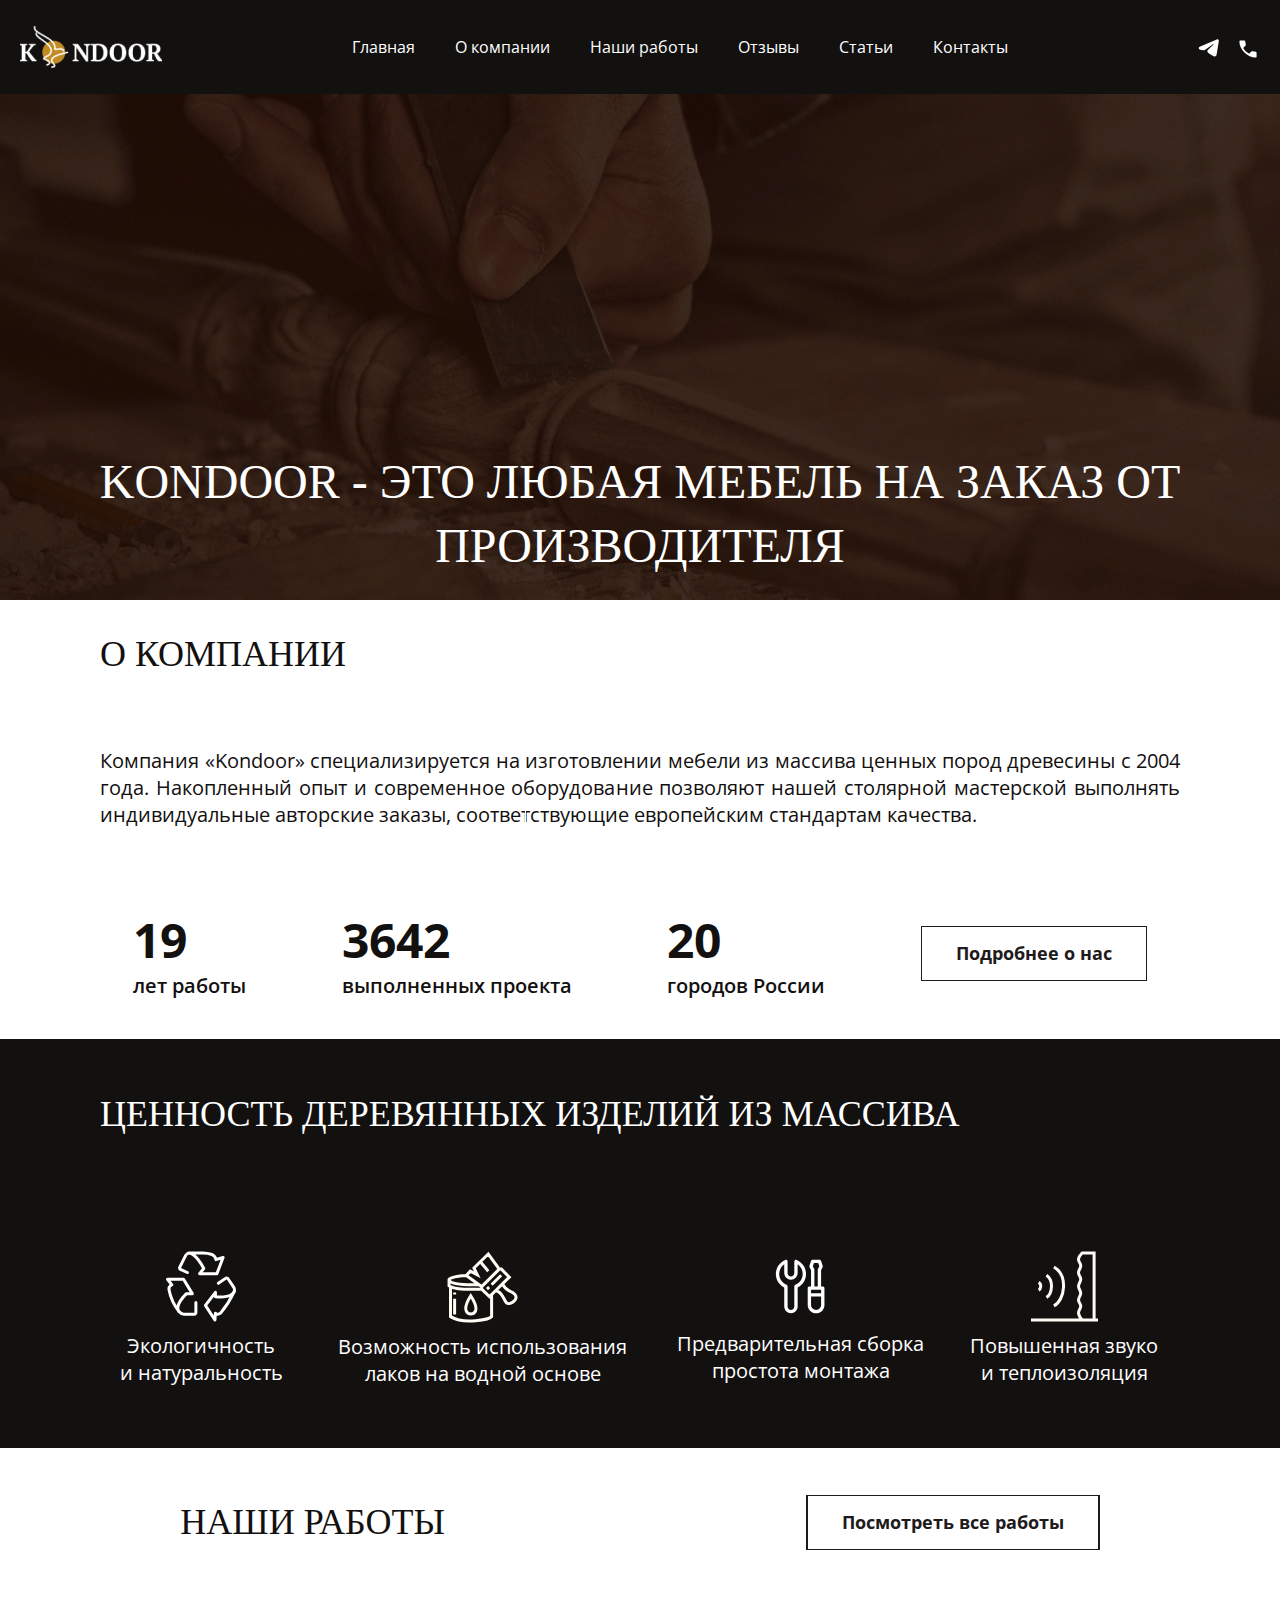
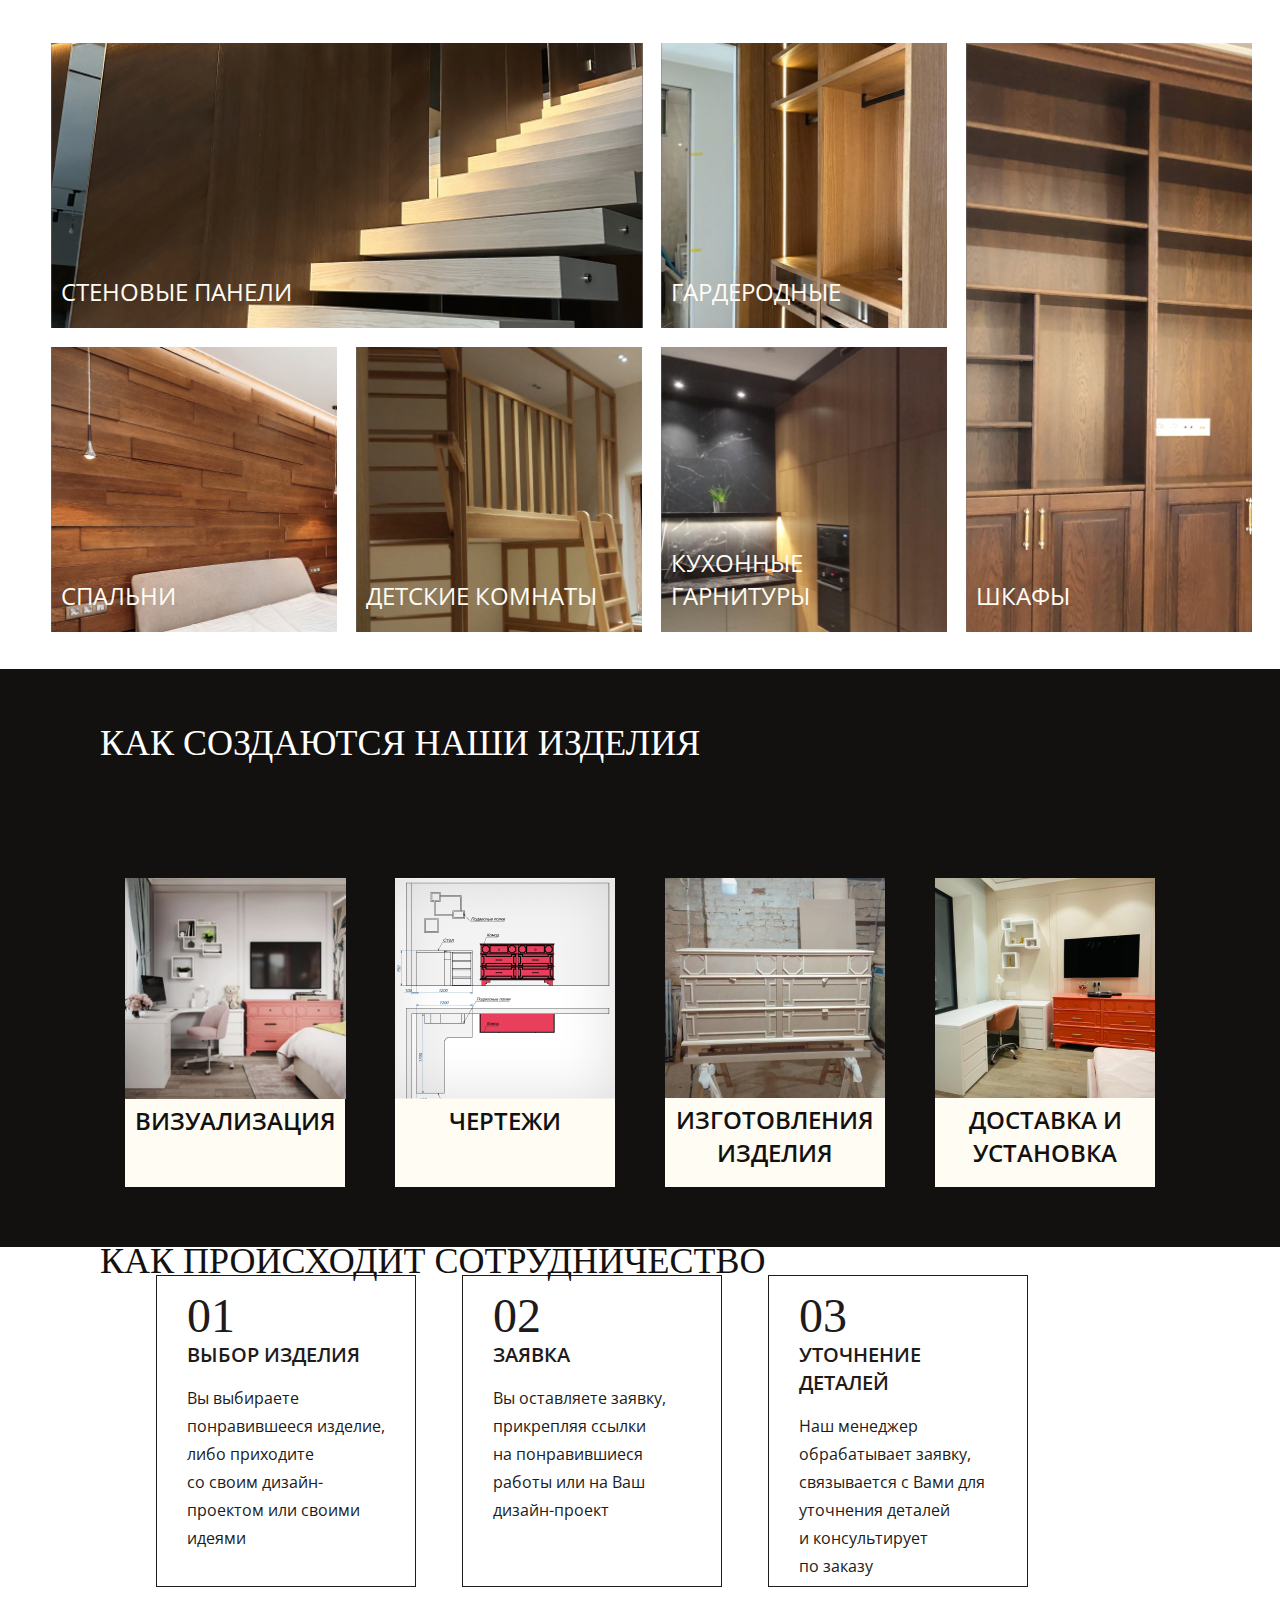
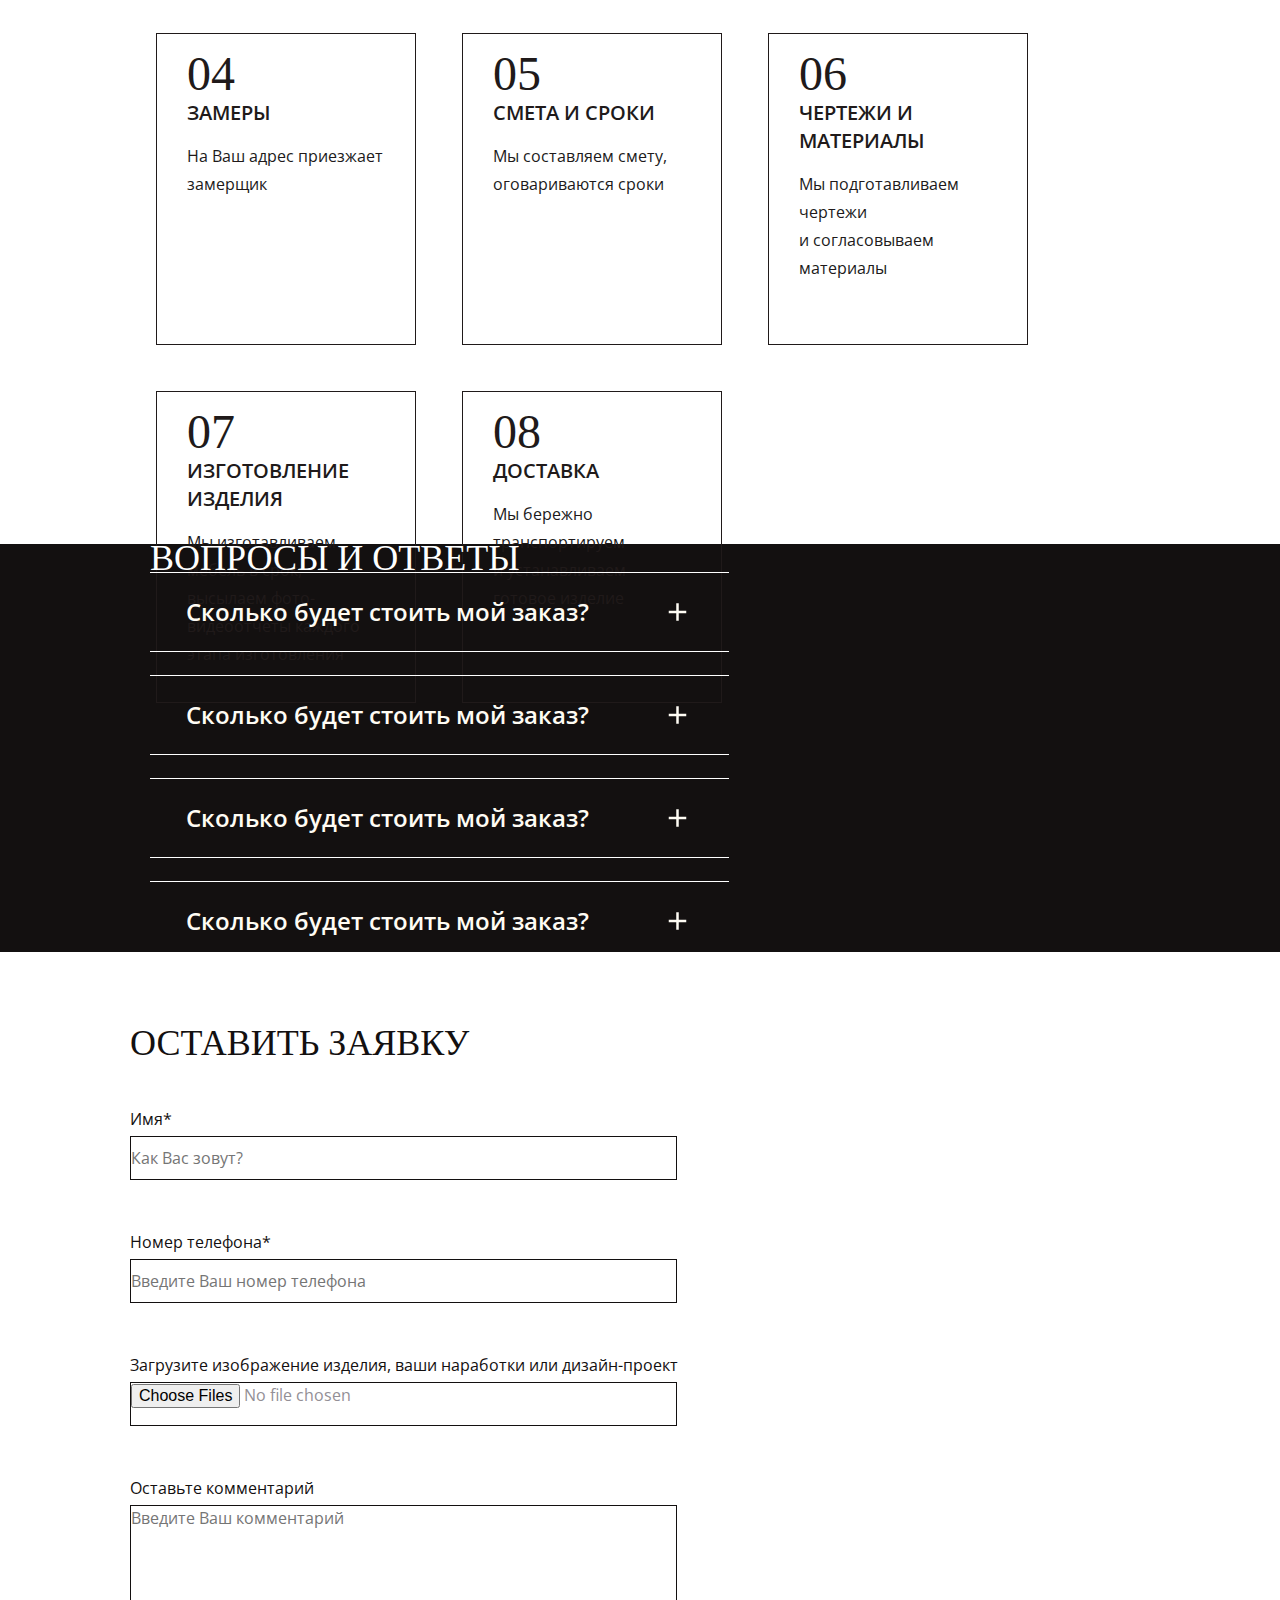
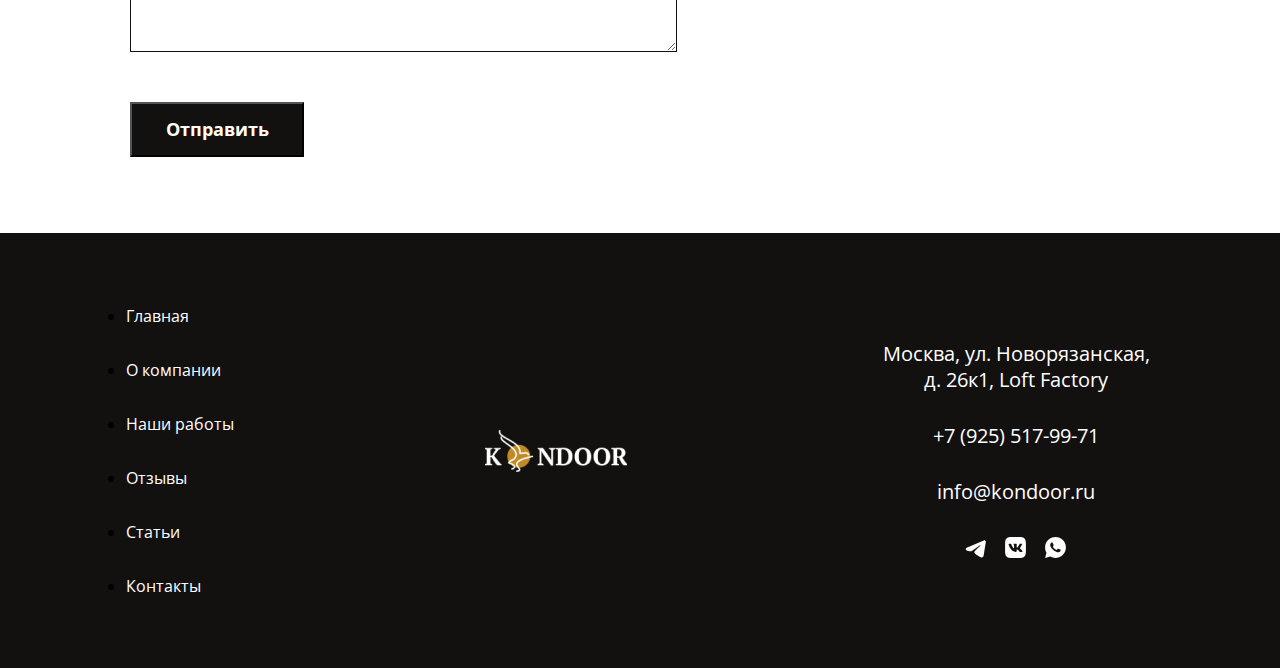
<file: index.html>
<!DOCTYPE html>
<html lang="en">
<head>
    <meta charset="UTF-8">
    <meta name="viewport" content="width=device-width, initial-scale=1.0">
    <title>Kondoor</title>
    <link rel="shortcut icon" href="img/sofa_furniture_couch_icon_209722.ico" type="image/x-icon">
    <link rel="stylesheet" href="style.css">
    <link rel="stylesheet" href="company.html">
    <link rel="preconnect" href="https://fonts.googleapis.com">
<link rel="preconnect" href="https://fonts.gstatic.com" crossorigin>
<link href="https://fonts.googleapis.com/css2?family=EB+Garamond&family=Open+Sans:wght@400;600;700&display=swap" rel="stylesheet">
</head>
<body>
    <header>
        <div class="header__flex">
            <img src="img/logo 1.png" alt="" class="logo">

            <div class="header__menu-link">
                <ul class="header__menu-link__flex">
                    <li><a href="index.html" class="menu-link">Главная</a></li>
                    <li><a href="company.html" class="menu-link">О компании</a></li>
                    <li><a href="work.html" class="menu-link">Наши работы</a></li>
                    <li><a href="reviews.html" class="menu-link">Отзывы</a></li>
                    <li><a href="articles.html" class="menu-link">Статьи</a></li>
                    <li><a href="contacts.html" class="menu-link">Контакты</a></li>
                </ul>
            </div>

            <button type="button" class="menu-icon">
                <div class="menu-icon__line"></div>
              </button>

            <div class="header__te-flex">
                <img src="img/mingcute_telegram-fill.svg" alt="" class="te">
                <p class="te"><a href="tel:+7 (925) 517-99-71" class="te-link"><img src="img/call.svg" alt="" class="logo-call"></a></p>
                
            </div>
        </div>
    </header>

    <section class="welcome">
        <h1>Kondoor - это любая мебель на заказ от производителя</h1>
        <button class="welcome__order">Заказать изделие</button>
    </section>

    <section class="description">
        <h2>о компании</h2>
        <p class="description__p">Компания «Kondoor» специализируется на изготовлении мебели из массива ценных пород древесины с 2004 года. 
            Накопленный опыт и современное оборудование позволяют нашей столярной мастерской выполнять индивидуальные авторские заказы, 
            соответствующие европейским стандартам качества.</p>
        <div class="description__block-flex">
            <div class="block">
                <div class="block__nom">19</div>
                <div class="block__text">лет работы</div>
            </div>
            <div class="block">
                <div class="block__nom">3642</div>
                <div class="block__text">выполненных проекта</div>
            </div>
            <div class="block">
                <div class="block__nom">20</div>
                <div class="block__text">городов России</div>
            </div>
            <button class="more-details">Подробнее о нас</button>
        </div>
        
    </section>


    <section class="values">
        <h2 class="values__h">Ценность деревянных изделий из массива</h2>

        <div class="values__block-flex">
            <div class="values__block">
                <img src="img/Group.svg" alt="" class="values__log">
                <div class="values__text">Экологичность и натуральность</div>
            </div>
            <div class="values__block">
                <img src="img/Vector 4.svg" alt="" class="values__log">
                <div class="values__text">Возможность использования лаков на водной основе</div>
            </div>
            <div class="values__block">
                <img src="img/fluent_wrench-screwdriver-20-regular.svg" alt="" class="values__log">
                <div class="values__text">Предварительная сборка простота монтажа</div>
            </div>
            <div class="values__block">
                <img src="img/Vector.svg" alt="" class="values__log">
                <div class="values__text">Повышенная звуко и теплоизоляция</div>
            </div>
 
        </div>
    </section>

    <section class="works">
        <div class="works__block-text">
            <h2>Наши работы</h2>
            <button class="works__btn"><a href="" class="menu-link works__btn">Посмотреть все работы</a></button>
        </div>

        <div class="works__block-grid">
            <div class="works__panels">
                <img class="works__img" src="img/panels.png">
                <p class="works__p">Стеновые панели</p>
            </div>
            <div class="works__wardrobe">
                <img class="works__img" src="img/wardrobe.png">
                <p class="works__p">Гардеродные</p>
            </div>
            <div class="works__cabinets">
                <img class="works__img" src="img/cabinets.png">
                <p class="works__p">Шкафы</p>
            </div>
            <div class="works__bedrooms">
                <img class="works__img" src="img/bedrooms.png">
                <p class="works__p">Спальни</p>
            </div>
            <div class="works__childrenы-rooms">
                <img class="works__img" src="img/childrenы-rooms.png">
                <p class="works__p">детские комнаты</p>
            </div>
            <div class="works__kitchen-sets">
                <img class="works__img" src="img/kitchen-sets.png">
                <p class="works__p">кухонные гарнитуры</p>
            </div>
    </section>

    <section class="creation">
        <h2 class="values__h">как создаются наши изделия</h2>

        <div class="creation__block-flex">
            <div class="creation__block">
                <img src="img/visualization.png" alt="" class="creation__img">
                <p class="creation-p">Визуализация</p>
            </div>
            <div class="creation__block">
                <img src="img/blueprints.png" alt="" class="creation__img">
                <p class="creation-p">Чертежи</p>
            </div>
            <div class="creation__block">
                <img src="img/production.png" alt="" class="creation__img">
                <p class="creation-p">изготовления изделия</p>
            </div>
            <div class="creation__block">
                <img src="img/delivery.png" alt="" class="creation__img">
                <p class="creation-p">доставка и установка</p>
            </div>
        </div>
    </section>

    <section class="cooperation">
        <h2>Как происходит сотрудничество</h2>

        <div class="cooperation__block-flex">
            <div class="cooperation__block">
                <p class="block-nomber">01</p>
                <h3 class="block-h">Выбор изделия</h3>
                <p class="block-p">Вы выбираете понравившееся изделие, либо приходите со своим дизайн-проектом или своими идеями</p>
            </div>
            <div class="cooperation__block">
                <p class="block-nomber">02</p>
                <h3 class="block-h">Заявка</h3>
                <p class="block-p">Вы оставляете заявку, прикрепляя ссылки на понравившиеся работы или на Ваш дизайн-проект</p>
            </div>
            <div class="cooperation__block">
                <p class="block-nomber">03</p>
                <h3 class="block-h">уточнение деталей</h3>
                <p class="block-p">Наш менеджер обрабатывает заявку, связывается с Вами для уточнения деталей и консультирует по заказу</p>
            </div>
            <div class="cooperation__block">
                <p class="block-nomber">04</p>
                <h3 class="block-h">Замеры</h3>
                <p class="block-p">На Ваш адрес приезжает замерщик</p>
            </div>
            <div class="cooperation__block">
                <p class="block-nomber">05</p>
                <h3 class="block-h">Смета и сроки</h3>
                <p class="block-p">Мы составляем смету, оговариваются сроки</p>
            </div>
            <div class="cooperation__block">
                <p class="block-nomber">06</p>
                <h3 class="block-h">Чертежи и материалы</h3>
                <p class="block-p">Мы подготавливаем чертежи и согласовываем материалы</p>
            </div>
            <div class="cooperation__block">
                <p class="block-nomber">07</p>
                <h3 class="block-h">Изготовление изделия</h3>
                <p class="block-p">Мы изготавливаем мебель в срок, высылаем фото-видеоотчеты каждого этапа изготовления</p>
            </div>
            <div class="cooperation__block">
                <p class="block-nomber">08</p>
                <h3 class="block-h">доставка</h3>
                <p class="block-p">Мы бережно транспортируем и устанавливаем готовое изделие</p>
            </div>
        </div>
    </section>


    <section class="questions">
        <h2 class="values__h">Вопросы и ответы</h2>

        <div class="questions__block-flex">
            <div class="question__block">
                <p class="question__p">Сколько будет стоить мой заказ?</p>
                <img src="img/add.svg" alt="" class="question__btn">
            </div>
            <div class="answer__block" style="display: none;">
                <p class="answer__p">Мы расчитываем стоимость вашего заказа индивидуально,
                     учитывая особенности вашего проекта.
                     Важными факторами, влияющими на цену, являются сложность дизайна мебели,
                      выбранные материалы и фурнитура.</p>
            </div>
            <div class="question__block">
                <p class="question__p">Сколько будет стоить мой заказ?</p>
                <img src="img/add.svg" alt="" class="question__btn">
            </div>
            
            <div class="question__block">
                <p class="question__p">Сколько будет стоить мой заказ?</p>
                <img src="img/add.svg" alt="" class="question__btn">
            </div>
            
            <div class="question__block">
                <p class="question__p">Сколько будет стоить мой заказ?</p>
                <img src="img/add.svg" alt="" class="question__btn">
            </div>
           
    </section>

    <section class="application">
        <img src="img/man-working.png" alt="" class="application__img" loading="lazy">

        <div class="application__block-text">
            <h2>Оставить заявку</h2>

            <div class="application__block-form">
                <label class="form-p" for="name">Имя*</label>
                <input class="form-inp" type="text" placeholder="Как Вас зовут?" required>
            </div>
            <div class="application__block-form">
                <label class="form-p" for="number">Номер телефона*</label>
                <input class="form-inp" type="number" placeholder="Введите Ваш номер телефона" required>
            </div>
            <div class="application__block-form">
                <label class="form-p" for="text">Загрузите изображение изделия, ваши наработки или дизайн-проект</label>
                <input class="form-inp" type="file"  multiple>
            </div>
            <div class="application__block-form">
                <label class="form-p" for="text">Оставьте комментарий</label>
                <textarea class="form-review" name="text" id="" cols="30" rows="10" placeholder="Введите Ваш комментарий" required spellcheck="true"></textarea>
                
            </div>
            <button class="application__btn">Отправить</button>
        </div>
    </section>

    <footer>
        <div class="footer__flex">
            <div class="footer__menu-link">
                <ul class="footer__menu-link__flex">
                    <li><a href="" class="menu-link">Главная</a></li>
                    <li><a href="" class="menu-link">О компании</a></li>
                    <li><a href="" class="menu-link">Наши работы</a></li>
                    <li><a href="" class="menu-link">Отзывы</a></li>
                    <li><a href="" class="menu-link">Статьи</a></li>
                    <li><a href="" class="menu-link">Контакты</a></li>
                </ul>
            </div>
            
            <img src="img/logo 1.png" alt="" class="footer__logo">

            <div class="contacts">
                <a href="https://yandex.ru/maps/-/CDUdqVOF" class="contacts__p">Москва, ул. Новорязанская, д. 26к1, Loft Factory</a>
                <a href="tel:+7 (925) 517-99-71" class="contacts__p" type="number">+7 (925) 517-99-71</a>
                <a href="mailto:info@kondoor.ru" class="contacts__p">info@kondoor.ru</a>
                <div class="search">
                    <img src="img/mingcute_telegram-fill.svg" alt="" class="search-img">
                    <img src="img/uil_vk.svg" alt="" class="search-img">
                    <img src="img/ri_whatsapp-fill.svg" alt="" class="search-img">
                </div>
            </div>
        </div>
    </footer>
    <script src="main.js"></script>
</body>
</html>
</file>
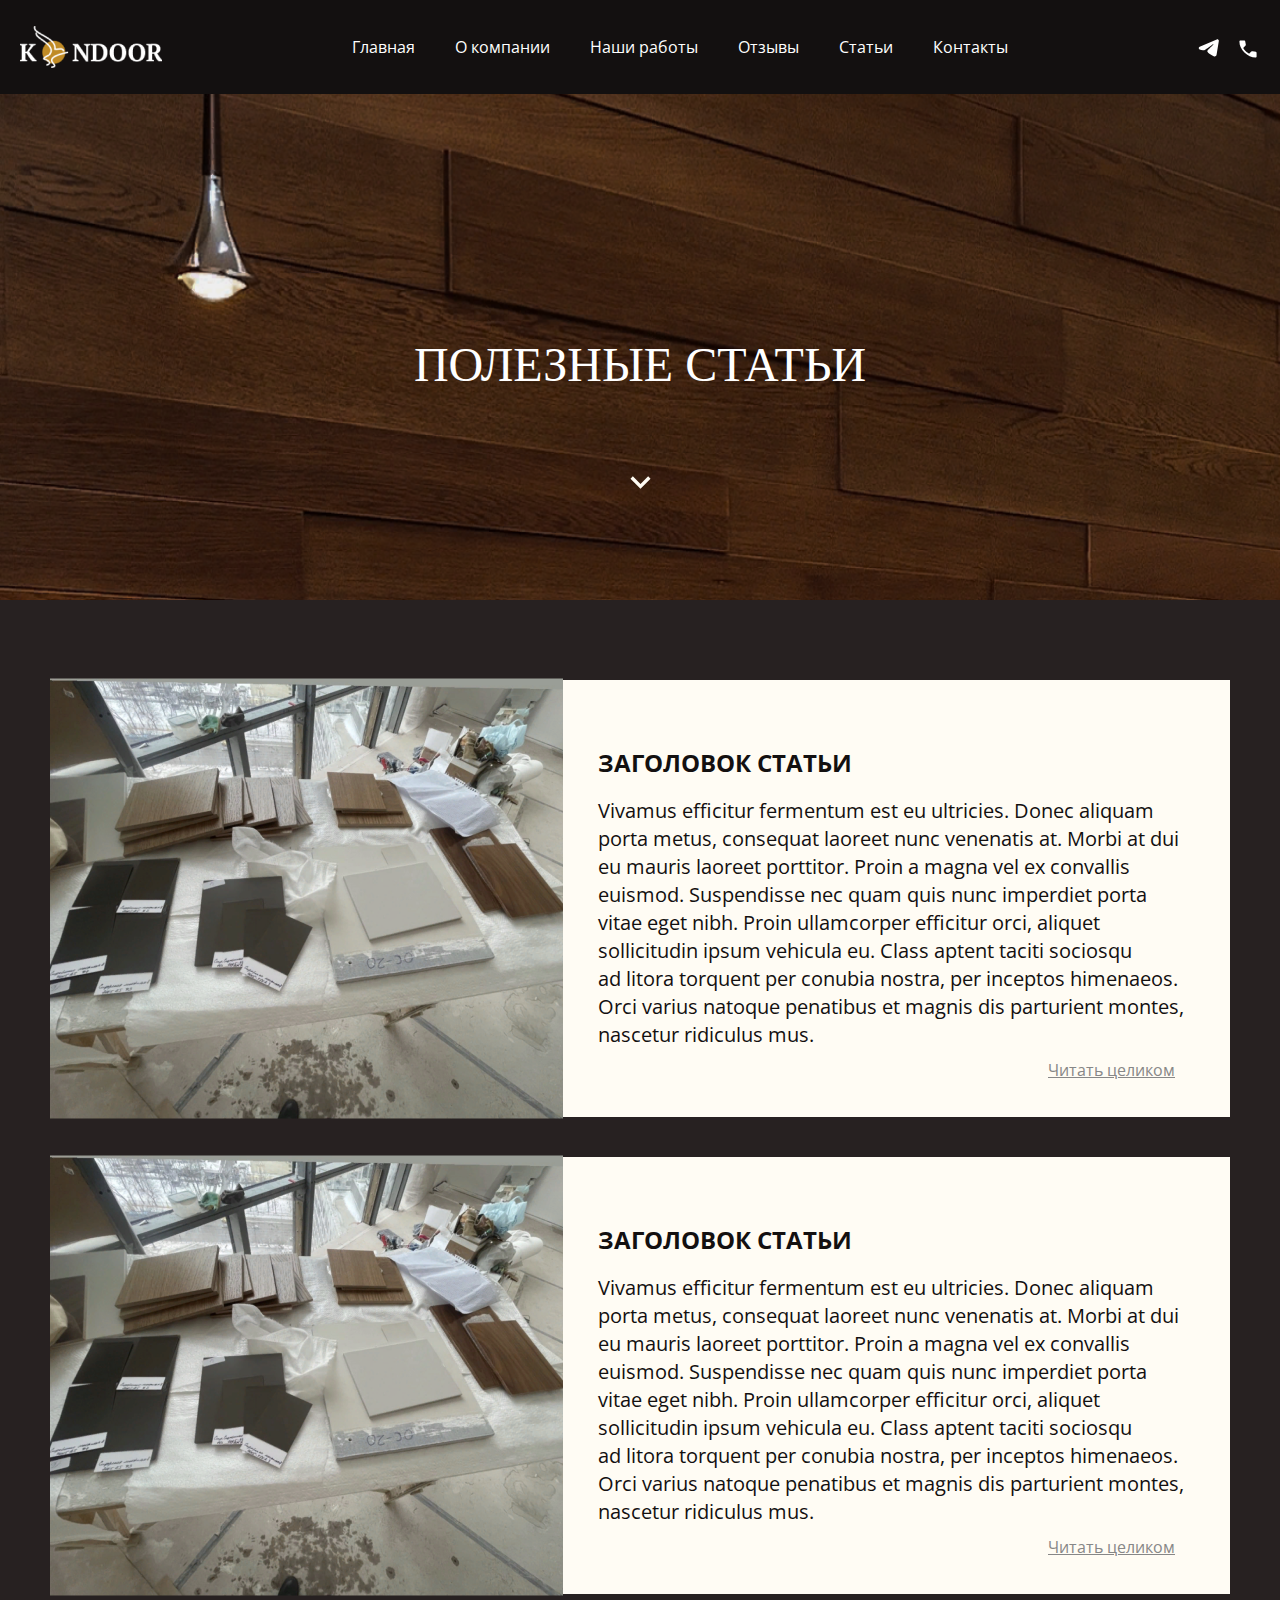
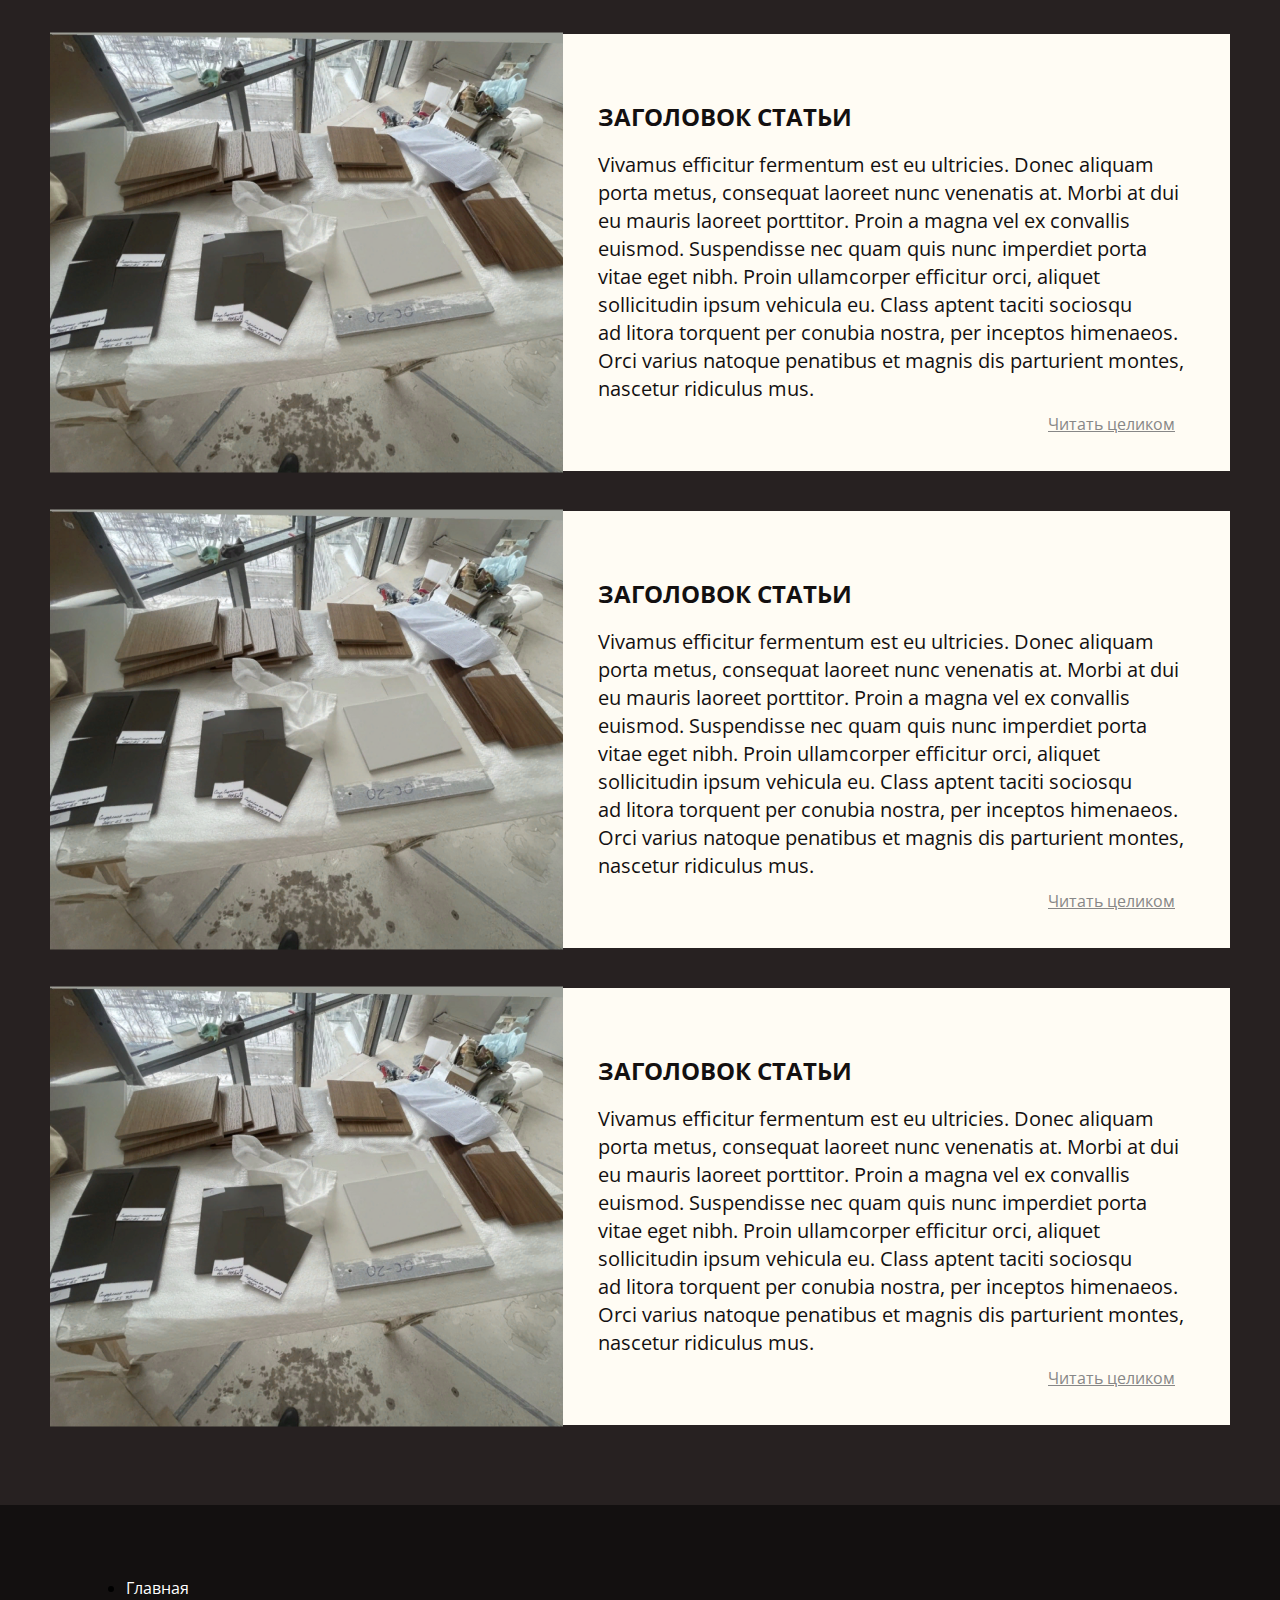
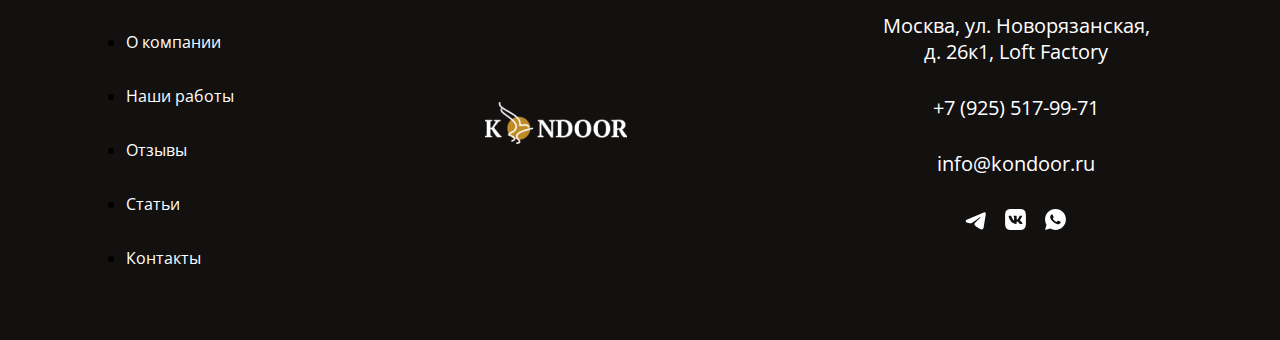
<file: articles.html>
<!DOCTYPE html>
<html lang="en">
  <head>
    <meta charset="UTF-8" />
    <meta name="viewport" content="width=device-width, initial-scale=1.0" />
    <title>Kondoor</title>
    <link
      rel="shortcut icon"
      href="img/sofa_furniture_couch_icon_209722.ico"
      type="image/x-icon"
    />
    <link rel="stylesheet" href="style.css" />
    <link rel="stylesheet" href="articles.css" />
    <link rel="preconnect" href="https://fonts.googleapis.com" />
    <link rel="preconnect" href="https://fonts.gstatic.com" crossorigin />
    <link
      href="https://fonts.googleapis.com/css2?family=EB+Garamond&family=Open+Sans:wght@400;600;700&display=swap"
      rel="stylesheet"
    />
  </head>
  <body>
    <header>
      <div class="header__flex">
        <img src="img/logo 1.png" alt="" class="logo" />

        <div class="header__menu-link">
          <ul class="header__menu-link__flex">
            <li><a href="index.html" class="menu-link">Главная</a></li>
            <li><a href="company.html" class="menu-link">О компании</a></li>
            <li><a href="work.html" class="menu-link">Наши работы</a></li>
            <li><a href="reviews.html" class="menu-link">Отзывы</a></li>
            <li><a href="articles.html" class="menu-link">Статьи</a></li>
            <li><a href="contacts.html" class="menu-link">Контакты</a></li>
          </ul>
        </div>

        <button type="button" class="menu-icon">
          <div class="menu-icon__line"></div>
        </button>

        <div class="header__te-flex">
          <img src="img/mingcute_telegram-fill.svg" alt="" class="te" />
          <p class="te">
            <a href="tel:+7 (925) 517-99-71" class="te-link"
              ><img src="img/call.svg" alt="" class="logo-call"
            /></a>
          </p>
        </div>
      </div>
    </header>

    <section class="welcome" style="background-image: url(img/img.png)">
      <h1>полезные статьи</h1>
      <img src="img/expand_more.svg" alt="" class="welcome-btn" />
    </section>

    <section class="articles">
      <div class="articles__block-flex">
        <div class="articles__block">
          <img
            class="img-welcom"
            src="img/FEA23863-AF83-42CA-8AEC-6DDCBF67D937_1_201_a 1.png"
            alt=""
          />
          <div class="text">
            <h3 class="block-h">Заголовок статьи</h3>
            <div class="block-p">
              Vivamus efficitur fermentum est eu ultricies. Donec aliquam porta
              metus, consequat laoreet nunc venenatis at. Morbi at dui eu mauris
              laoreet porttitor. Proin a magna vel ex convallis euismod.
              Suspendisse nec quam quis nunc imperdiet porta vitae eget nibh.
              Proin ullamcorper efficitur orci, aliquet sollicitudin ipsum
              vehicula eu. Class aptent taciti sociosqu ad litora torquent per
              conubia nostra, per inceptos himenaeos. Orci varius natoque
              penatibus et magnis dis parturient montes, nascetur ridiculus mus.
            </div>
            <a href="#!" class="block-link">Читать целиком</a>
          </div>
        </div>
        <div class="articles__block">
          <img
            class="img-welcom"
            src="img/FEA23863-AF83-42CA-8AEC-6DDCBF67D937_1_201_a 1.png"
            alt=""
          />
          <div class="text">
            <h3 class="block-h">Заголовок статьи</h3>
            <div class="block-p">
              Vivamus efficitur fermentum est eu ultricies. Donec aliquam porta
              metus, consequat laoreet nunc venenatis at. Morbi at dui eu mauris
              laoreet porttitor. Proin a magna vel ex convallis euismod.
              Suspendisse nec quam quis nunc imperdiet porta vitae eget nibh.
              Proin ullamcorper efficitur orci, aliquet sollicitudin ipsum
              vehicula eu. Class aptent taciti sociosqu ad litora torquent per
              conubia nostra, per inceptos himenaeos. Orci varius natoque
              penatibus et magnis dis parturient montes, nascetur ridiculus mus.
            </div>
            <a href="#!" class="block-link">Читать целиком</a>
          </div>
        </div>
        <div class="articles__block">
          <img
            class="img-welcom"
            src="img/FEA23863-AF83-42CA-8AEC-6DDCBF67D937_1_201_a 1.png"
            alt=""
          />
          <div class="text">
            <h3 class="block-h">Заголовок статьи</h3>
            <div class="block-p">
              Vivamus efficitur fermentum est eu ultricies. Donec aliquam porta
              metus, consequat laoreet nunc venenatis at. Morbi at dui eu mauris
              laoreet porttitor. Proin a magna vel ex convallis euismod.
              Suspendisse nec quam quis nunc imperdiet porta vitae eget nibh.
              Proin ullamcorper efficitur orci, aliquet sollicitudin ipsum
              vehicula eu. Class aptent taciti sociosqu ad litora torquent per
              conubia nostra, per inceptos himenaeos. Orci varius natoque
              penatibus et magnis dis parturient montes, nascetur ridiculus mus.
            </div>
            <a href="#!" class="block-link">Читать целиком</a>
          </div>
        </div>
        <div class="articles__block">
          <img
            class="img-welcom"
            src="img/FEA23863-AF83-42CA-8AEC-6DDCBF67D937_1_201_a 1.png"
            alt=""
          />
          <div class="text">
            <h3 class="block-h">Заголовок статьи</h3>
            <div class="block-p">
              Vivamus efficitur fermentum est eu ultricies. Donec aliquam porta
              metus, consequat laoreet nunc venenatis at. Morbi at dui eu mauris
              laoreet porttitor. Proin a magna vel ex convallis euismod.
              Suspendisse nec quam quis nunc imperdiet porta vitae eget nibh.
              Proin ullamcorper efficitur orci, aliquet sollicitudin ipsum
              vehicula eu. Class aptent taciti sociosqu ad litora torquent per
              conubia nostra, per inceptos himenaeos. Orci varius natoque
              penatibus et magnis dis parturient montes, nascetur ridiculus mus.
            </div>
            <a href="#!" class="block-link">Читать целиком</a>
          </div>
        </div>
        <div class="articles__block">
          <img
            class="img-welcom"
            src="img/FEA23863-AF83-42CA-8AEC-6DDCBF67D937_1_201_a 1.png"
            alt=""
          />
          <div class="text">
            <h3 class="block-h">Заголовок статьи</h3>
            <div class="block-p">
              Vivamus efficitur fermentum est eu ultricies. Donec aliquam porta
              metus, consequat laoreet nunc venenatis at. Morbi at dui eu mauris
              laoreet porttitor. Proin a magna vel ex convallis euismod.
              Suspendisse nec quam quis nunc imperdiet porta vitae eget nibh.
              Proin ullamcorper efficitur orci, aliquet sollicitudin ipsum
              vehicula eu. Class aptent taciti sociosqu ad litora torquent per
              conubia nostra, per inceptos himenaeos. Orci varius natoque
              penatibus et magnis dis parturient montes, nascetur ridiculus mus.
            </div>
            <a href="#!" class="block-link">Читать целиком</a>
          </div>
        </div>
      </div>
    </section>

    <footer>
      <div class="footer__flex">
        <div class="footer__menu-link">
          <ul class="footer__menu-link__flex">
            <li><a href="" class="menu-link">Главная</a></li>
            <li><a href="" class="menu-link">О компании</a></li>
            <li><a href="" class="menu-link">Наши работы</a></li>
            <li><a href="" class="menu-link">Отзывы</a></li>
            <li><a href="" class="menu-link">Статьи</a></li>
            <li><a href="" class="menu-link">Контакты</a></li>
          </ul>
        </div>

        <img src="img/logo 1.png" alt="" class="footer__logo" />

        <div class="contacts">
          <a href="https://yandex.ru/maps/-/CDUdqVOF" class="contacts__p"
            >Москва, ул. Новорязанская, д. 26к1, Loft Factory</a
          >
          <a href="tel:+7 (925) 517-99-71" class="contacts__p" type="number"
            >+7 (925) 517-99-71</a
          >
          <a href="mailto:info@kondoor.ru" class="contacts__p"
            >info@kondoor.ru</a
          >
          <div class="search">
            <img
              src="img/mingcute_telegram-fill.svg"
              alt=""
              class="search-img"
            />
            <img src="img/uil_vk.svg" alt="" class="search-img" />
            <img src="img/ri_whatsapp-fill.svg" alt="" class="search-img" />
          </div>
        </div>
      </div>
    </footer>

    <script src="two.js"></script>
  </body>
</html>
</file>
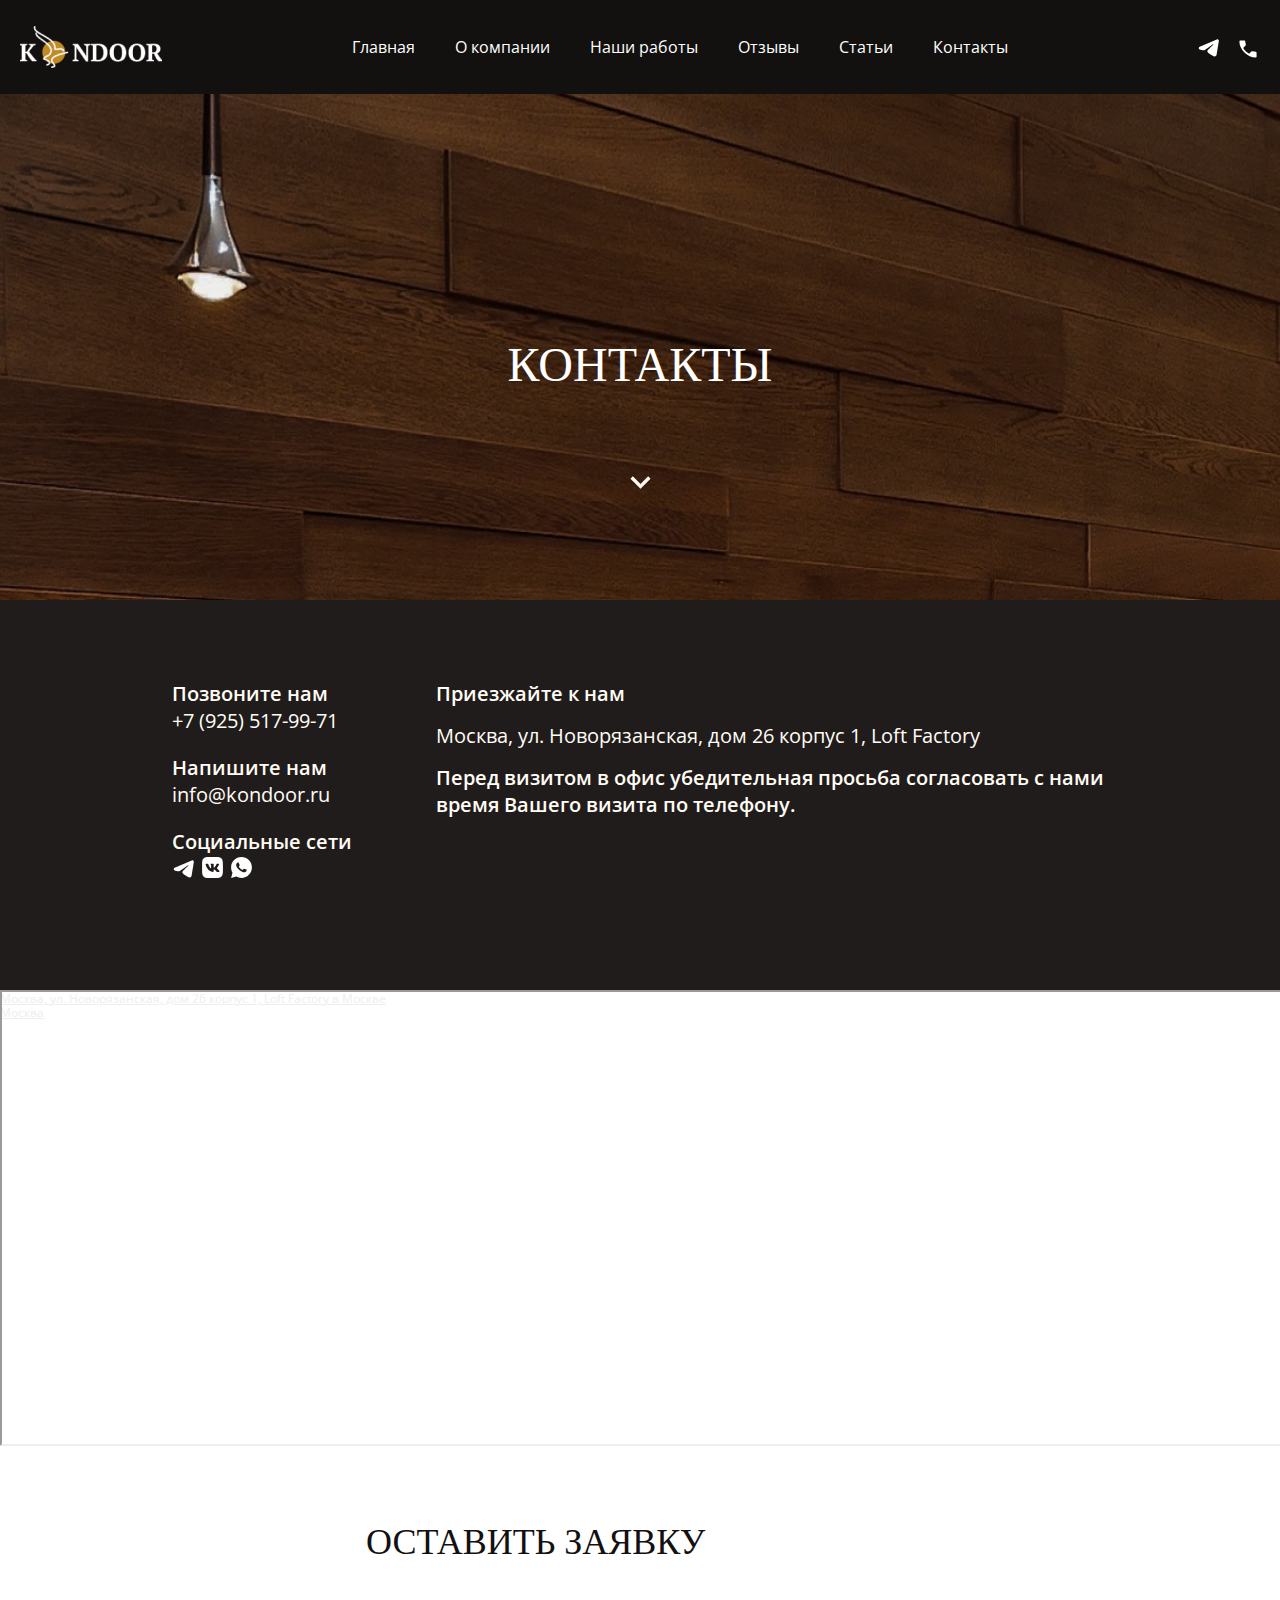
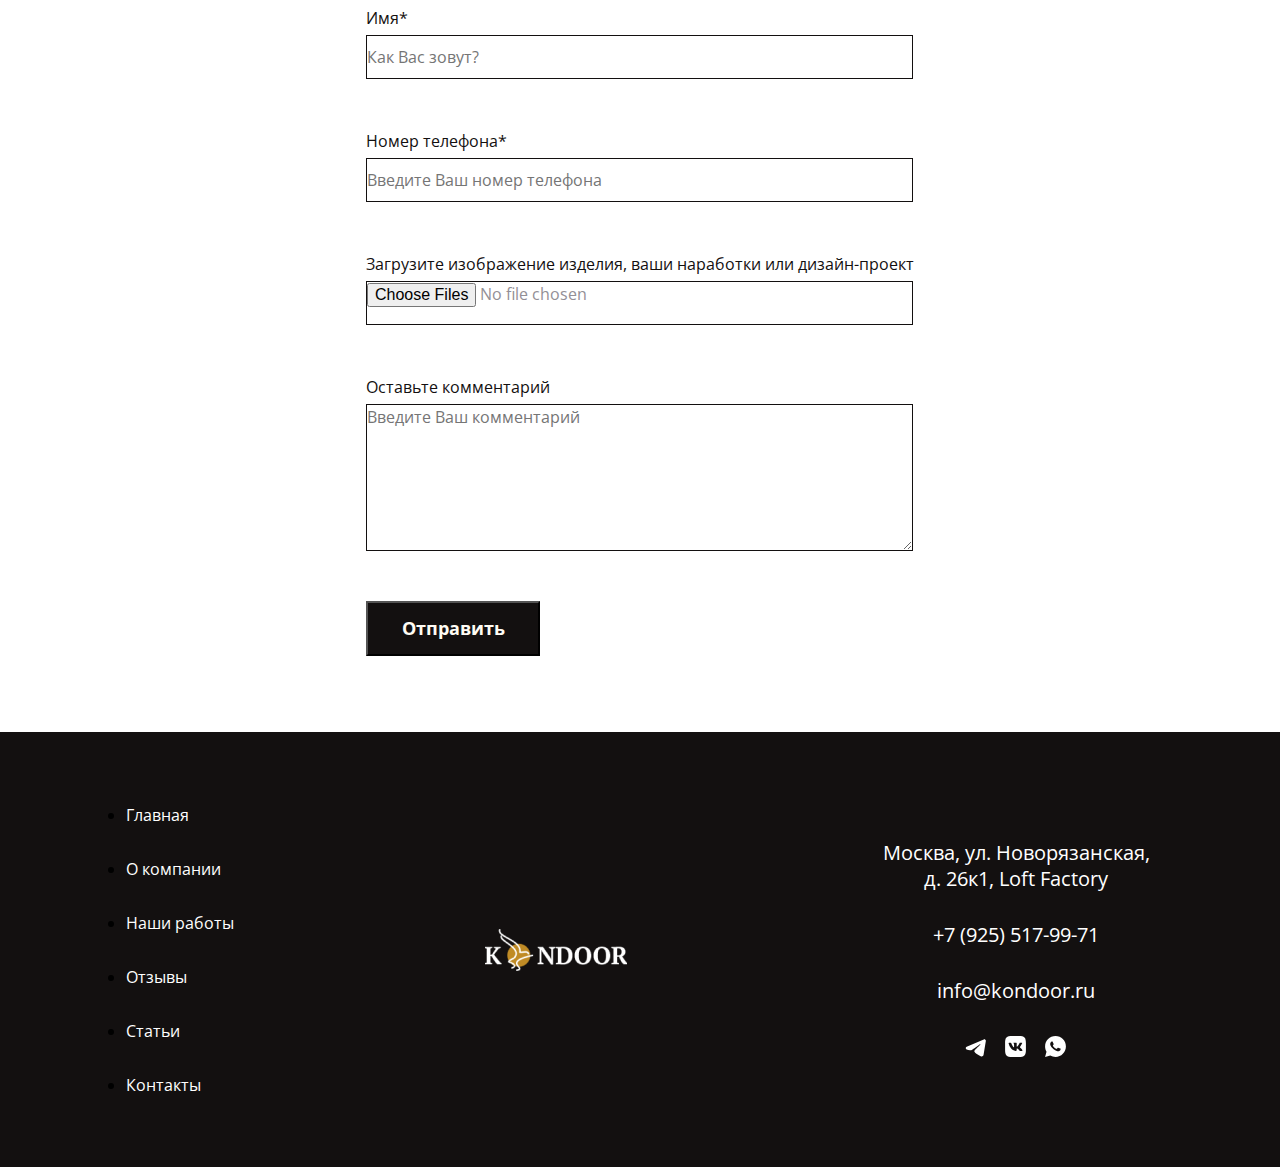
<file: contacts.html>
<!DOCTYPE html>
<html lang="en">
  <head>
    <meta charset="UTF-8" />
    <meta name="viewport" content="width=device-width, initial-scale=1.0" />
    <title>Kondoor</title>
    <link
      rel="shortcut icon"
      href="img/sofa_furniture_couch_icon_209722.ico"
      type="image/x-icon"
    />
    <link rel="stylesheet" href="style.css" />
    <link rel="stylesheet" href="contacts.css" />
    <link rel="preconnect" href="https://fonts.googleapis.com" />
    <link rel="preconnect" href="https://fonts.gstatic.com" crossorigin />
    <link
      href="https://fonts.googleapis.com/css2?family=EB+Garamond&family=Open+Sans:wght@400;600;700&display=swap"
      rel="stylesheet"
    />
  </head>
  <body>
    <header>
      <div class="header__flex">
        <img src="img/logo 1.png" alt="" class="logo" />

        <div class="header__menu-link">
          <ul class="header__menu-link__flex">
            <li><a href="index.html" class="menu-link">Главная</a></li>
            <li><a href="company.html" class="menu-link">О компании</a></li>
            <li><a href="work.html" class="menu-link">Наши работы</a></li>
            <li><a href="reviews.html" class="menu-link">Отзывы</a></li>
            <li><a href="articles.html" class="menu-link">Статьи</a></li>
            <li><a href="contacts.html" class="menu-link">Контакты</a></li>
          </ul>
        </div>

        <button type="button" class="menu-icon">
          <div class="menu-icon__line"></div>
        </button>

        <div class="header__te-flex">
          <img src="img/mingcute_telegram-fill.svg" alt="" class="te" />
          <p class="te">
            <a href="tel:+7 (925) 517-99-71" class="te-link"
              ><img src="img/call.svg" alt="" class="logo-call"
            /></a>
          </p>
        </div>
      </div>
    </header>

    <section class="welcome" style="background-image: url(img/img.png)">
      <h1>Контакты</h1>
      <img src="img/expand_more.svg" alt="" class="welcome-btn" />
    </section>

    <section class="address">
      <div class="block__social-media">
        <div class="block-call">
          <p class="p">Позвоните нам</p>
          <a href="tel:+7 (925) 517-99-71" class="call-a">+7 (925) 517-99-71</a>
        </div>

        <div class="block-mail">
          <p class="p">Напишите нам</p>
          <a href="mailto:info@kondoor.ru" class="mail-link">info@kondoor.ru</a>
        </div>

        <div class="block-social">
          <p class="p">Социальные сети</p>
          <div class="block-img">
            <img src="img/mingcute_telegram-fill.svg" alt="" class="logo" />
            <img src="img/uil_vk.svg" alt="" class="logo" />
            <img src="img/ri_whatsapp-fill.svg" alt="" class="logo" />
          </div>
        </div>
      </div>

      <div class="block__address-text">
        <p class="p">Приезжайте к нам</p>
        <p class="adress-p">
          Москва, ул. Новорязанская, дом 26 корпус 1, Loft Factory
        </p>
        <p class="warning-p">
          Перед визитом в офис убедительная просьба согласовать с нами время
          Вашего визита по телефону.
        </p>
      </div>
    </section>

    <div style="position: relative; overflow: hidden">
      <a
        href="https://yandex.ru/maps/213/moscow/search/%D0%9C%D0%BE%D1%81%D0%BA%D0%B2%D0%B0%2C%20%D1%83%D0%BB.%20%D0%9D%D0%BE%D0%B2%D0%BE%D1%80%D1%8F%D0%B7%D0%B0%D0%BD%D1%81%D0%BA%D0%B0%D1%8F%2C%20%D0%B4%D0%BE%D0%BC%2026%20%D0%BA%D0%BE%D1%80%D0%BF%D1%83%D1%81%201%2C%20Loft%20Factory/?utm_medium=mapframe&utm_source=maps"
        style="color: #eee; font-size: 12px; position: absolute; top: 0px"
        >Москва, ул. Новорязанская, дом 26 корпус 1, Loft Factory в Москве</a
      ><a
        href="https://yandex.ru/maps/213/moscow/?utm_medium=mapframe&utm_source=maps"
        style="color: #eee; font-size: 12px; position: absolute; top: 14px"
        >Москва</a
      ><iframe
        src="https://yandex.ru/map-widget/v1/?ll=37.673442%2C55.777947&mode=search&sll=73.368212%2C54.989342&sspn=0.722351%2C0.238473&text=%D0%9C%D0%BE%D1%81%D0%BA%D0%B2%D0%B0%2C%20%D1%83%D0%BB.%20%D0%9D%D0%BE%D0%B2%D0%BE%D1%80%D1%8F%D0%B7%D0%B0%D0%BD%D1%81%D0%BA%D0%B0%D1%8F%2C%20%D0%B4%D0%BE%D0%BC%2026%20%D0%BA%D0%BE%D1%80%D0%BF%D1%83%D1%81%201%2C%20Loft%20Factory&z=14"
        width="1520"
        height="456"
        frameborder="1"
        allowfullscreen="true"
        style="position: relative"
      ></iframe>
    </div>

    <section class="application">
      <img
        src="img/man-working.png"
        alt=""
        class="application__img"
        loading="lazy"
      />

      <div class="application__block-text">
        <h2>Оставить заявку</h2>

        <div class="application__block-form">
          <label class="form-p" for="name">Имя*</label>
          <input
            class="form-inp"
            type="text"
            placeholder="Как Вас зовут?"
            required
          />
        </div>
        <div class="application__block-form">
          <label class="form-p" for="number">Номер телефона*</label>
          <input
            class="form-inp"
            type="number"
            placeholder="Введите Ваш номер телефона"
            required
          />
        </div>
        <div class="application__block-form">
          <label class="form-p" for="text"
            >Загрузите изображение изделия, ваши наработки или
            дизайн-проект</label
          >
          <input class="form-inp" type="file" multiple />
        </div>
        <div class="application__block-form">
          <label class="form-p" for="text">Оставьте комментарий</label>
          <textarea
            class="form-review"
            name="text"
            id=""
            cols="30"
            rows="10"
            placeholder="Введите Ваш комментарий"
            required
            spellcheck="true"
          ></textarea>
        </div>
        <button class="application__btn">Отправить</button>
      </div>
    </section>

    <footer>
      <div class="footer__flex">
        <div class="footer__menu-link">
          <ul class="footer__menu-link__flex">
            <li><a href="" class="menu-link">Главная</a></li>
            <li><a href="" class="menu-link">О компании</a></li>
            <li><a href="" class="menu-link">Наши работы</a></li>
            <li><a href="" class="menu-link">Отзывы</a></li>
            <li><a href="" class="menu-link">Статьи</a></li>
            <li><a href="" class="menu-link">Контакты</a></li>
          </ul>
        </div>

        <img src="img/logo 1.png" alt="" class="footer__logo" />

        <div class="contacts">
          <a href="https://yandex.ru/maps/-/CDUdqVOF" class="contacts__p"
            >Москва, ул. Новорязанская, д. 26к1, Loft Factory</a
          >
          <a href="tel:+7 (925) 517-99-71" class="contacts__p" type="number"
            >+7 (925) 517-99-71</a
          >
          <a href="mailto:info@kondoor.ru" class="contacts__p"
            >info@kondoor.ru</a
          >
          <div class="search">
            <img
              src="img/mingcute_telegram-fill.svg"
              alt=""
              class="search-img"
            />
            <img src="img/uil_vk.svg" alt="" class="search-img" />
            <img src="img/ri_whatsapp-fill.svg" alt="" class="search-img" />
          </div>
        </div>
      </div>
    </footer>
    <script src="two.js"></script>
  </body>
</html>
</file>
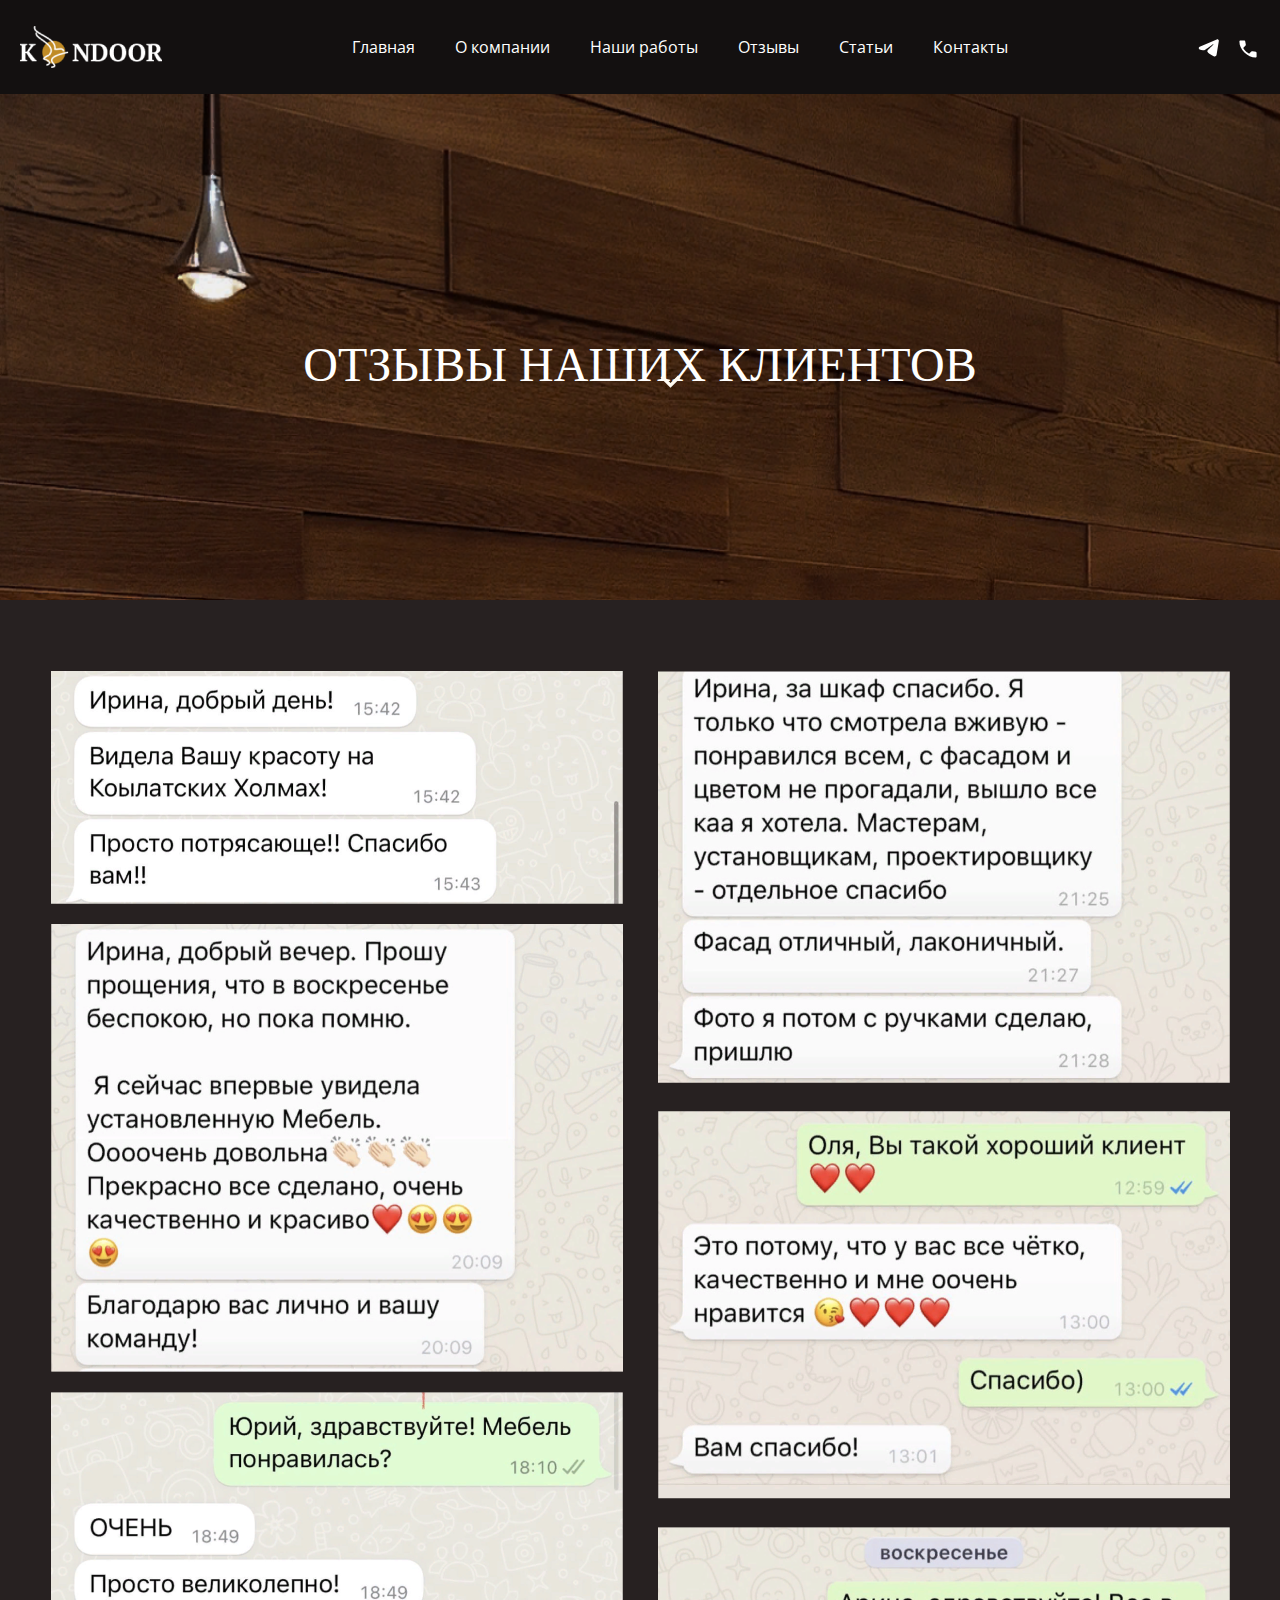
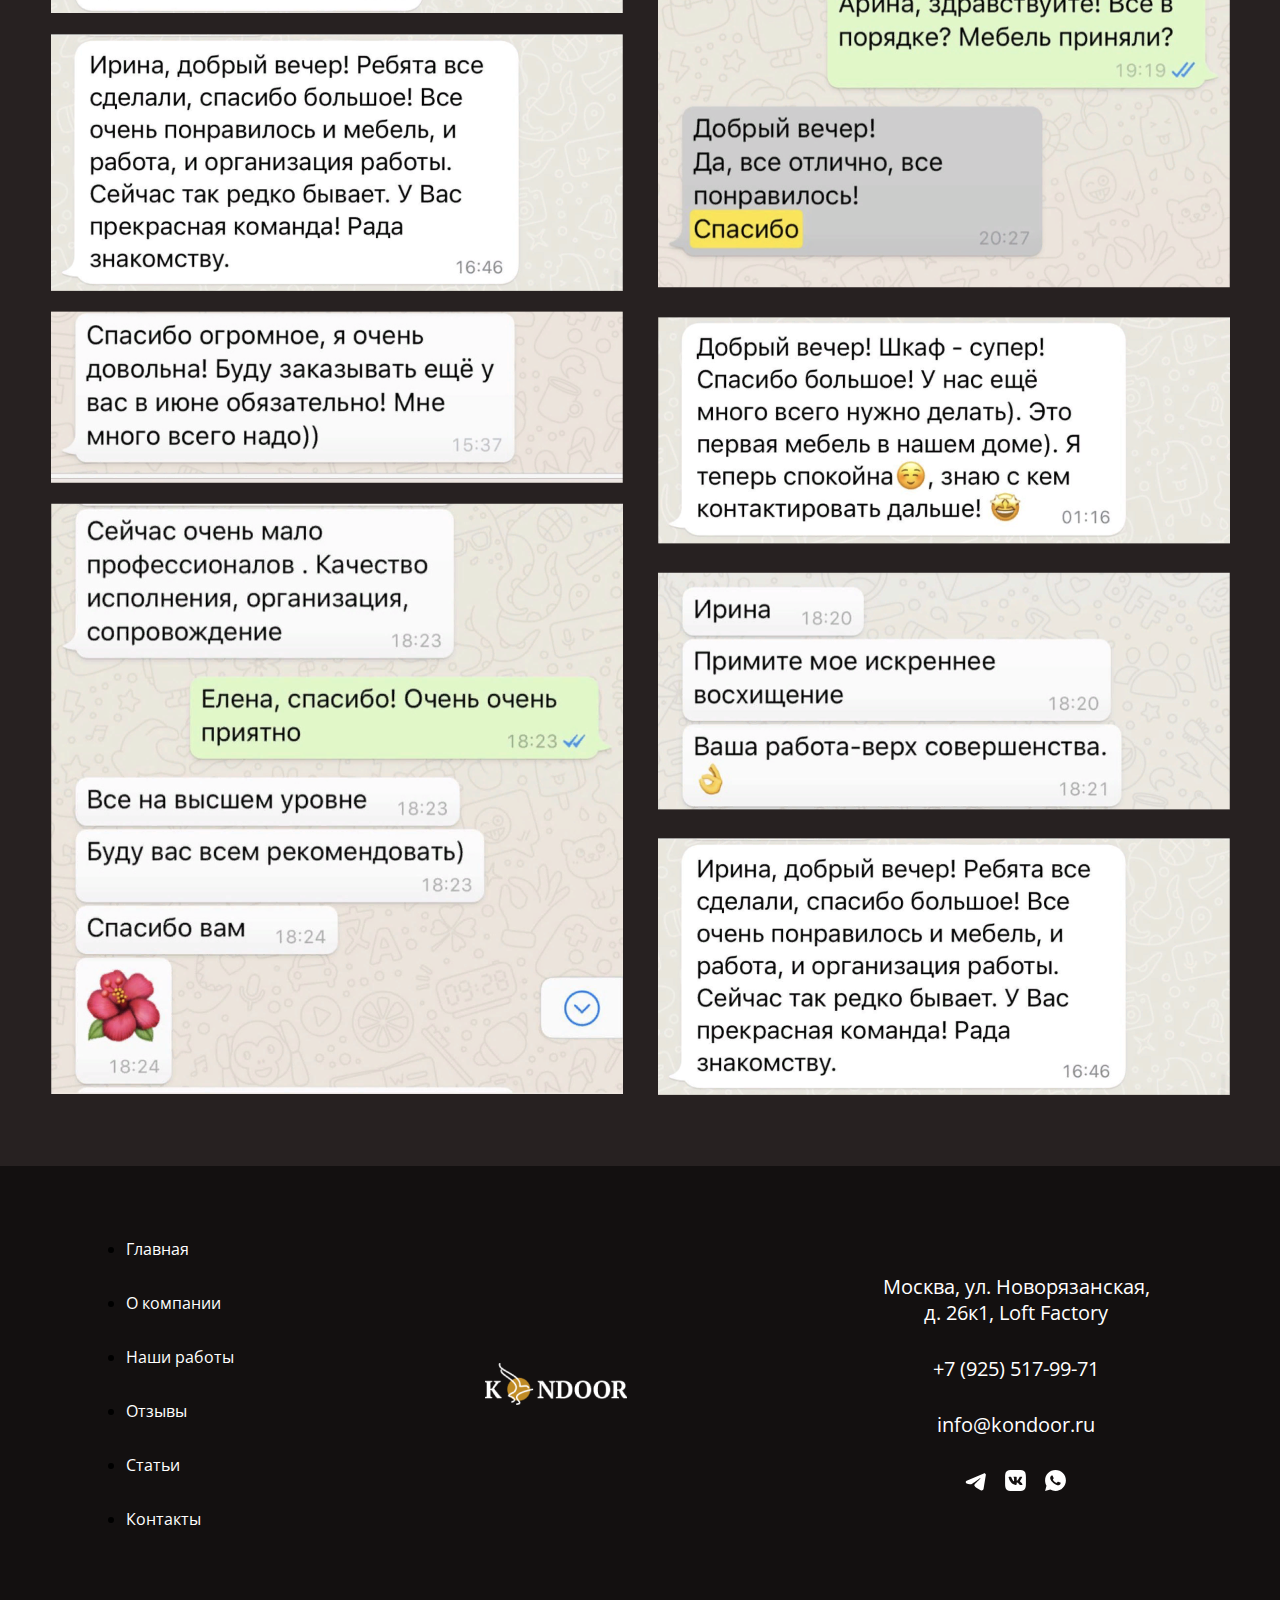
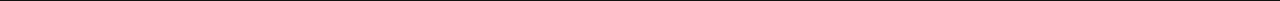
<file: reviews.html>
<!DOCTYPE html>
<html lang="en">
  <head>
    <meta charset="UTF-8" />
    <meta name="viewport" content="width=device-width, initial-scale=1.0" />
    <title>Kondoor</title>
    <link
      rel="shortcut icon"
      href="img/sofa_furniture_couch_icon_209722.ico"
      type="image/x-icon"
    />
    <link rel="stylesheet" href="style.css" />
    <link rel="stylesheet" href="reviews.css" />
    <link rel="preconnect" href="https://fonts.googleapis.com" />
    <link rel="preconnect" href="https://fonts.gstatic.com" crossorigin />
    <link
      href="https://fonts.googleapis.com/css2?family=EB+Garamond&family=Open+Sans:wght@400;600;700&display=swap"
      rel="stylesheet"
    />
  </head>
  <body>
    <header>
      <div class="header__flex">
        <img src="img/logo 1.png" alt="" class="logo" />

        <div class="header__menu-link">
          <ul class="header__menu-link__flex">
            <li><a href="index.html" class="menu-link">Главная</a></li>
            <li><a href="company.html" class="menu-link">О компании</a></li>
            <li><a href="work.html" class="menu-link">Наши работы</a></li>
            <li><a href="reviews.html" class="menu-link">Отзывы</a></li>
            <li><a href="articles.html" class="menu-link">Статьи</a></li>
            <li><a href="" class="menu-link">Контакты</a></li>
          </ul>
        </div>

        <button type="button" class="menu-icon">
          <div class="menu-icon__line"></div>
        </button>

        <div class="header__te-flex">
          <img src="img/mingcute_telegram-fill.svg" alt="" class="te" />
          <p class="te">
            <a href="tel:+7 (925) 517-99-71" class="te-link"
              ><img src="img/call.svg" alt="" class="logo-call"
            /></a>
          </p>
        </div>
      </div>
    </header>

    <section class="welcome" style="background-image: url(img/img.png)">
      <h1>отзывы наших клиентов</h1>
      <img src="img/expand_more.svg" alt="" class="welcome-btn" />
    </section>

    <section class="reviews">
      <div class="reviews__block-flex">
        <div class="block-coll-one">
          <img
            src="img/57DAE1D8-3F7F-4106-967E-FA9EF0EE7F2A_1_201_a.png"
            alt=""
            class="reviews__img"
          />
          <img
            src="img/69AC3AFD-86D2-4226-825A-8446594D443B_1_105_c.png"
            alt=""
            class="reviews__img"
          />
          <img
            src="img/378F1B0A-827F-4CF0-B4F5-B9FC93934EB0_1_201_a.png"
            alt=""
            class="reviews__img"
          />
          <img
            src="img/5F5D63A0-ACED-4A09-9EC4-8AC6B21C741D_1_201_a.png"
            alt=""
            class="reviews__img"
          />
          <img
            src="img/3DBAEA35-16FF-4EF0-99A4-FD4A0A73575E_1_201_a.png"
            alt=""
            class="reviews__img"
          />
          <img
            src="img/E55E11A9-3A9C-401C-8B2F-DA39B0DE2433_1_105_c 1.png"
            alt=""
            class="reviews__img"
          />
        </div>

        <div class="block-coll-two">
          <img
            src="img/9D83B71D-A7D9-43AE-BC11-B540B8B8639F_1_105_c.png"
            alt=""
            class="reviews__img"
          />
          <img
            src="img/B6C53659-F478-4456-A18A-D8A4D1F87BF2_1_105_c 1.png"
            alt=""
            class="reviews__img"
          />
          <img
            src="img/7A11BC7A-6056-422B-AF49-E8E561DEEA6E_1_105_c.png"
            alt=""
            class="reviews__img"
          />
          <img
            src="img/6EDC437D-B4F8-49EF-A95E-AAC845A13943_1_201_a.png"
            alt=""
            class="reviews__img"
          />
          <img
            src="img/606620C1-0B6D-42CD-A5CE-FB18BBE7CD40_1_201_a 1.png"
            alt=""
            class="reviews__img"
          />
          <img
            src="img/5F5D63A0-ACED-4A09-9EC4-8AC6B21C741D_1_201_a.png"
            alt=""
            class="reviews__img"
          />
        </div>
      </div>
    </section>

    <footer>
      <div class="footer__flex">
        <div class="footer__menu-link">
          <ul class="footer__menu-link__flex">
            <li><a href="" class="menu-link">Главная</a></li>
            <li><a href="" class="menu-link">О компании</a></li>
            <li><a href="" class="menu-link">Наши работы</a></li>
            <li><a href="" class="menu-link">Отзывы</a></li>
            <li><a href="" class="menu-link">Статьи</a></li>
            <li><a href="" class="menu-link">Контакты</a></li>
          </ul>
        </div>

        <img src="img/logo 1.png" alt="" class="footer__logo" />

        <div class="contacts">
          <a href="https://yandex.ru/maps/-/CDUdqVOF" class="contacts__p"
            >Москва, ул. Новорязанская, д. 26к1, Loft Factory</a
          >
          <a href="tel:+7 (925) 517-99-71" class="contacts__p" type="number"
            >+7 (925) 517-99-71</a
          >
          <a href="mailto:info@kondoor.ru" class="contacts__p"
            >info@kondoor.ru</a
          >
          <div class="search">
            <img
              src="img/mingcute_telegram-fill.svg"
              alt=""
              class="search-img"
            />
            <img src="img/uil_vk.svg" alt="" class="search-img" />
            <img src="img/ri_whatsapp-fill.svg" alt="" class="search-img" />
          </div>
        </div>
      </div>
    </footer>

    <script src="two.js"></script>
  </body>
</html>
</file>
<file: style.css>
* {
  margin: 0;
  padding: 0;
  box-sizing: border-box;
}
body {
  font-family: "EB Garamond", serif;
  font-family: "Open Sans", sans-serif;
}

::-webkit-scrollbar {
  background-color: #131010;
}
::-webkit-scrollbar-thumb {
  background-color: #471e00;
}
/*header start*/
.logo-call {
  width: 24px;
  height: 28px;
  margin-top: 10px;
}
.menu-icon {
  display: none;
}
.header__flex {
  padding: 0 20px;
  background: #131010;
  width: 100%;
  height: 94px;
  display: flex;
  flex-direction: row;
  justify-content: space-between;
  align-items: center;
}
.header__menu-link__flex {
  display: flex;
  justify-content: space-around;
  flex-direction: row;
  align-items: center;
  gap: 40px;
  list-style: none;
}
.menu-link {
  text-decoration: none;
  color: #fff;
  font-family: Open Sans;
  font-size: 16px;
  font-weight: 400;
  line-height: 24px;
}
.menu-link:hover {
  font-weight: 700;
}
.header__te-flex {
  display: flex;
  flex-direction: row;
  gap: 15px;
}

.te-link {
  color: #fff;
  font-family: Open Sans;
  font-size: 16px;
  font-weight: 400;
  line-height: 24px;
  text-decoration: none;
}
/*header end*/

/* welcome start*/
.welcome {
  background-image: url(img/header1\ 1.png);
  width: 100%;
  background-size: cover;
  height: 506px;
}
h1 {
  position: absolute;
  top: 50vh;
  color: #fff;
  text-align: center;
  font-family: Garamond;
  font-size: 48px;
  font-weight: 400;
  line-height: 64px;
  text-transform: uppercase;
}
.welcome__order {
  position: absolute;
  top: 90vh;
  left: 41vw;
  width: 242px;
  height: 55px;
  display: flex;
  justify-content: center;
  align-items: center;
  border: 1px solid #fff;
  color: #fff;
  text-align: center;
  font-family: Open Sans;
  font-size: 18px;
  font-weight: 700;
  background-color: transparent;
  cursor: pointer;
}

/* welcome end*/

/*description start*/
.description {
  background-color: #fff;
  width: 100%;
  height: 439px;
  padding: 0 100px;
  display: flex;
  flex-direction: column;
  justify-content: space-around;
}
h2 {
  color: #131010;
  font-family: Garamond;
  font-size: 36px;
  font-weight: 400;
  line-height: 28px;
  text-transform: uppercase;
}
.description__p {
  width: auto;
  color: #131010;
  text-align: justify;
  font-family: Open Sans;
  font-size: 20px;
  font-weight: 400;
}
.description__block-flex {
  display: flex;
  flex-direction: row;
  justify-content: space-around;
  align-items: center;
  gap: 30px;
}
.block {
  display: flex;
  flex-direction: column;
}
.block__nom {
  color: #131010;
  font-family: Open Sans;
  font-size: 48px;
  font-weight: 700;
}
.block__text {
  color: #131010;
  font-family: Open Sans;
  font-size: 20px;
  font-weight: 600;
}
.more-details {
  width: 226px;
  height: 55px;
  border: 1px solid #201a1a;
  display: flex;
  justify-content: center;
  align-items: center;
  color: #201a1a;
  text-align: center;
  font-family: Open Sans;
  font-size: 18px;
  font-weight: 700;
  background-color: transparent;
  cursor: pointer;
}
/*description end*/

/*values start*/
.values {
  padding: 0 100px;
  background-color: #131010;
  width: 100%;
  height: 409px;
  display: flex;
  flex-direction: column;
  justify-content: space-around;
}
.values__h {
  color: #fff;
}
.values__block-flex {
  display: flex;
  flex-direction: row;
  justify-content: space-around;
  align-items: center;
  gap: 10px;
}
.values__block {
  display: flex;
  flex-direction: column;
  align-items: center;
  justify-content: space-between;
  gap: 10px;
}
.values__text {
  color: #fff;
  text-align: center;
  font-family: Open Sans;
  font-size: 20px;
  font-weight: 400;
}
/*values end*/

/*works start*/
.works {
  width: 100%;
  height: 821px;
  background-color: #fff;
  display: flex;
  flex-direction: column;
  justify-content: space-around;
}
.works__block-text {
  display: flex;
  flex-direction: row;
  justify-content: space-around;
  align-items: center;
}
.works__btn {
  width: 294px;
  height: 55px;
  background-color: transparent;
  display: flex;
  align-items: center;
  justify-content: center;
  border: 1px solid #201a1a;
  color: #201a1a;
  font-family: Open Sans;
  font-size: 18px;
  font-weight: 700;
  cursor: pointer;
}
.works__block-grid {
  margin-left: 10vw;
  width: 700px;
  height: 580px;
  display: grid;
  gap: 19px;
  grid-template-rows: 2fr 1fr;
  grid-template-columns: 1fr 1fr 1fr;
  grid-template-areas:
    "works__panels works__panels works__wardrobe works__cabinets"
    "works__bedrooms works__childrenы-rooms works__kitchen-sets works__cabinets";
}
.works__img {
  height: 100%;
  object-fit: cover;
  background: rgba(19, 16, 16, 0.563);
}
.works__p {
  color: #fffcf4;
  font-family: Open Sans;
  font-size: 24px;
  font-weight: 400;
  text-transform: uppercase;
  position: absolute;
  left: 10px;
  bottom: 20px;
}
.works__panels {
  grid-area: works__panels;
  position: relative;
}

.works__wardrobe {
  grid-area: works__wardrobe;
  position: relative;
}
.works__cabinets {
  grid-area: works__cabinets;
  position: relative;
}
.works__bedrooms {
  grid-area: works__bedrooms;
  position: relative;
}
.works__childrenы-rooms {
  grid-area: works__childrenы-rooms;
  position: relative;
}
.works__kitchen-sets {
  grid-area: works__kitchen-sets;
  position: relative;
}
/*works start*/

/*creation start*/
.creation {
  padding: 0 100px;
  width: 100%;
  height: 578px;
  background-color: #131010;
  display: flex;
  flex-direction: column;
  justify-content: space-around;
}
.creation__block-flex {
  display: flex;
  flex-direction: row;
  justify-content: space-around;
  align-items: center;
}
.creation__block {
  width: 220px;
  height: 309px;
  background: #fffcf4;
}
.creation-p {
  color: #131010;
  text-align: center;
  font-family: Open Sans;
  font-size: 24px;
  font-weight: 600;
  text-transform: uppercase;
}
/*creation end*/

/*cooperation start*/
.cooperation {
  width: 100%;
  height: 897px;
  background: #fff;
  padding: 0 100px;
  display: flex;
  flex-direction: column;
  justify-content: space-around;
}
.cooperation__block-flex {
  margin-left: 56px;
  display: flex;
  flex-wrap: wrap;
  gap: 46px;
}
.cooperation__block {
  display: flex;
  width: 260px;
  height: 312px;
  padding: 30px;
  flex-direction: column;
  align-items: flex-start;
  gap: 15px;
  border: 1px solid #201a1a;
}
.block-nomber {
  color: #201a1a;
  font-family: Garamond;
  font-size: 48px;
  font-weight: 400;
  line-height: 20px;
  text-transform: uppercase;
}
.block-h {
  color: #201a1a;
  font-family: Open Sans;
  font-size: 20px;
  font-weight: 600;
  line-height: 28px;
  text-transform: uppercase;
}
.block-p {
  color: #201a1a;
  font-family: Open Sans;
  font-size: 16px;
  font-weight: 400;
  line-height: 28px;
}
/*cooperation end*/

/*questions start*/
.questions {
  width: 100%;
  height: 408px;
  background-color: #131010;
  padding: 0 150px;
  display: flex;
  flex-direction: column;
  justify-content: space-around;
}
.questions__block-flex {
  display: flex;
  flex-wrap: wrap;
  gap: 23px;
}
.question__block {
  position: relative;
  display: flex;
  align-items: center;
  justify-content: space-around;
  width: 579px;
  height: 80px;
  border-top: 1px solid #fff;
  border-bottom: 1px solid #fff;
}
.question__p {
  color: #fffcf4;
  font-family: Open Sans;
  font-size: 24px;
  font-weight: 600;
  line-height: 28px;
}
.answer__block {
  position: absolute;
  margin-top: 70px;
  z-index: 2;
  width: 579px;
  background-color: #131010;
  border-bottom: 1px solid #fff;
}
.answer__p {
  color: #fffcf4;
  font-family: Open Sans;
  font-size: 20px;
  font-weight: 400;
  line-height: 28px;
}
.question__btn {
  cursor: pointer;
}
.answer__btn {
  transform: rotate(45deg);
}
/*questions end*/

/*application start*/
.application {
  height: 881px;
  display: flex;
  flex-direction: row;
  align-items: center;
  gap: 130px;
}
.application__block-text {
  display: flex;
  flex-direction: column;
  justify-content: space-around;
  align-items: start;
  gap: 50px;
}
.application__block-form {
  display: flex;
  flex-direction: column;
  gap: 5px;
}
.form-p {
  color: #131010;
  font-family: Open Sans;
  font-size: 16px;
  font-weight: 400;
  line-height: 24px;
}
.form-inp {
  width: 547px;
  height: 44px;
  border: 1px solid #131010;
  color: #938f96;
  font-family: Open Sans;
  font-size: 16px;
  font-weight: 400;
  line-height: 24px;
}
.form-review {
  width: 547px;
  height: 147px;
  border: 1px solid #131010;
  color: #938f96;
  font-family: Open Sans;
  font-size: 16px;
  font-weight: 400;
  line-height: 24px;
}
.application__btn {
  width: 174px;
  height: 55px;
  background-color: #131010;
  display: flex;
  justify-content: center;
  align-items: center;
  color: #fffcf4;
  font-family: Open Sans;
  font-size: 18px;
  font-weight: 700;
  cursor: pointer;
}
/*application end*/

/*footer start*/
footer {
  width: 100%;
  height: 435px;
  background: #131010;
  justify-content: center;
  flex-direction: column;
  display: flex;
}
.footer__flex {
  display: flex;
  flex-direction: row;
  justify-content: space-around;
  align-items: center;
}
.footer__menu-link__flex {
  display: flex;
  flex-direction: column;
  gap: 30px;
}
.contacts {
  display: flex;
  flex-direction: column;
  justify-content: space-around;
  align-items: center;
  gap: 30px;
}
.contacts__p {
  width: 277px;
  color: #fff;
  text-align: center;
  font-family: Open Sans;
  font-size: 20px;
  font-weight: 400;
  line-height: 130%;
  text-decoration: none;
}
.search {
  display: flex;
  gap: 15px;
  flex-direction: row;
  align-items: end;
}
/*footer end*/

@media (max-width: 1320px) {
  .works__block-grid {
    margin-left: 4vw;
  }
}
@media (max-width: 1256px) {
  .works__block-grid {
    margin-left: 2.3vw;
  }
}
@media (max-width: 1237px) {
  .works__block-grid {
    margin-left: 1vw;
  }
}
@media (max-width: 1207px) {
  .works__block-grid {
    margin-left: 6vw;
    display: flex;
    flex-direction: row;
    flex-wrap: wrap;
    gap: 19px;
    width: auto;
    height: 560px;
  }
  .works__img {
    width: 250px;
    height: 250px;
  }
  .application__img {
    display: none;
  }
  .application {
    justify-content: center;
  }
  .works {
    height: 721px;
  }
  .questions {
    align-items: center;
    height: 708px;
  }
  .questions__block-flex {
    justify-content: center;
  }
}
@media (max-width: 1130px) {
  .works__block-grid {
    margin-left: 1vw;
    justify-content: center;
  }
  .cooperation__block-flex {
    gap: 16px;
    margin-left: 0;
  }
  .cooperation {
    height: 1197px;
  }
}
@media (max-width: 1057px) {
  .header__menu-link__flex {
    display: none;
  }
}
@media (max-width: 1056px) {
  .header__active {
    display: block;
    position: absolute;
    z-index: 2;
    background-color: #131010;
    margin-top: 40px;
  }
  .menu-link:hover {
    font-size: 16px;
    font-weight: 700;
  }
  .menu-icon {
    display: block;
    border: none;
    width: 40px;
    height: 30px;
    position: relative;
    background-color: #131010;
  }
  .menu-icon__line {
    display: block;
    width: 100%;
    height: 3px;
    background-color: #ffffff;
  }
  .menu-icon::after,
  .menu-icon::before {
    content: "";
    display: block;
    width: 100%;
    height: 3px;
    background-color: #ffffff;
    position: absolute;
    left: 0;
  }
  .menu-icon::after {
    bottom: 0;
    transition: transform 0.2s, bottom 0.2s 0.2s;
  }
  .menu-icon::before {
    top: 0;
    transition: transform 0.2s, top 0.2s 0.2s;
  }
  .menu-icon-active .menu-icon__line {
    background-color: transparent;
  }
  .menu-icon-active::before {
    transform: rotate(45deg);
    top: 45%;
    transition: top 0.2s, transform 0.2s 0.2s;
  }
  .menu-icon-active::after {
    transform: rotate(-45deg);
    bottom: 45%;
    transition: bottom 0.2s, transform 0.2s 0.2s;
  }
}
@media (max-width: 1000px) {
  .cooperation {
    height: 1497px;
  }
  .welcome__order {
    left: 37vw;
  }
  .cooperation__block-flex {
    justify-content: center;
  }
}
@media (max-width: 905px) {
  .creation__block-flex {
    flex-direction: column;
    gap: 5px;
  }
  .creation {
    height: 1378px;
  }
}
@media (max-width: 800px) {
  .works {
    height: 1021px;
  }
  .works__block-grid {
    margin-top: -500px;
  }
  .works__block-text {
    margin-top: -200px;
  }
}
@media (max-width: 790px) {
  h1 {
    top: 30vh;
  }
  .welcome__order {
    left: 33vw;
  }
}
@media (max-width: 765px) {
  .values {
    padding: 0 20px;
  }
  .description {
    padding: 0 20px;
  }
}
@media (max-width: 737px) {
  .cooperation__block {
    width: 260px;
    height: 242px;
    padding: 10px;
  }
  .cooperation {
    height: 2197px;
  }
}
@media (max-width: 721px) {
  .values__block-flex {
    flex-wrap: wrap;
  }
  .values {
    height: 609px;
  }
}
@media (max-width: 630px) {
  h1 {
    font-size: 38px;
  }
  .welcome__order {
    left: 29vw;
  }
}
@media (max-width: 571px) {
  .works__btn {
    width: 204px;
  }
  .question__block {
    width: 379px;
  }
  .answer__block {
    width: 379px;
  }
}
@media (max-width: 535px) {
  .welcome__order {
    left: 27vw;
  }
  .form-inp {
    width: 347px;
  }
  .form-review {
    width: 347px;
  }
  .application__block-text {
    align-items: center;
  }
  .application__block-form {
    align-items: center;
  }
  .form-p {
    text-align: center;
  }
  .footer__logo {
    display: none;
  }
}
@media (max-width: 501px) {
  .description__block-flex {
    flex-wrap: wrap;
  }
  .block__nom {
    font-size: 38px;
  }
  .more-details {
    width: 166px;
  }
  .description {
    height: 539px;
  }
}
@media (max-width: 520px) {
  .works {
    height: 1921px;
  }
  .works__block-text {
    margin-top: -950px;
  }
  .works__block-grid {
    margin-top: -2100px;
  }
}
@media (max-width: 472px) {
  .values {
    height: 699px;
  }
}
@media (max-width: 458px) {
  h1 {
    line-height: 44px;
  }
  .welcome__order {
    left: 23vw;
  }
  .cooperation {
    padding: 0 10px;
  }
  .creation {
    padding: 0 10px;
  }
  .questions {
    padding: 0;
  }
  .contacts__p {
    width: 207px;
  }
}
@media (max-width: 414px) {
  .description {
    height: 639px;
  }
}
@media (max-width: 402px) {
  .welcome__order {
    left: 20vw;
  }
}
@media (max-width: 400px) {
  .description {
    height: 839px;
  }
  .question__p {
    font-size: 18px;
  }
  .question__block {
    width: 279px;
  }
  .answer__block {
    width: 279px;
  }
}
@media (max-width: 350px) {
  .works__btn {
    width: 154px;
  }
  .form-inp {
    width: 247px;
  }
  .form-review {
    width: 247px;
  }
  h2 {
    font-size: 26px;
  }
  .welcome__order {
    left: 16vw;
  }
}
</file>
<file: articles.css>
* {
  margin: 0;
  padding: 0;
  box-sizing: border-box;
}
body {
  font-family: "EB Garamond", serif;
  font-family: "Open Sans", sans-serif;
}

::-webkit-scrollbar {
  background-color: #131010;
}
::-webkit-scrollbar-thumb {
  background-color: #471e00;
}
.logo-call {
  width: 24px;
  height: 28px;
  margin-top: 10px;
}
.menu-icon {
  display: none;
}
/*header start*/

.header__flex {
  padding: 0 20px;
  background: #131010;
  width: 100%;
  height: 94px;
  display: flex;
  flex-direction: row;
  justify-content: space-between;
  align-items: center;
}
.header__menu-link__flex {
  display: flex;
  justify-content: space-around;
  flex-direction: row;
  align-items: center;
  gap: 40px;
  list-style: none;
}
.menu-link {
  text-decoration: none;
  color: #fff;
  font-family: Open Sans;
  font-size: 16px;
  font-weight: 400;
  line-height: 24px;
}
.menu-link:hover {
  font-weight: 700;
}
.header__te-flex {
  display: flex;
  flex-direction: row;
  gap: 15px;
}

.te-link {
  color: #fff;
  font-family: Open Sans;
  font-size: 16px;
  font-weight: 400;
  line-height: 24px;
  text-decoration: none;
}
/*header end*/

/* welcome start*/
.welcome {
  display: flex;
  flex-direction: column;
  justify-content: center;
  align-items: center;
  background-image: url(img/img.png);
  width: 100%;
  background-size: cover;
  height: 506px;
}
h1 {
  position: absolute;
  width: 100%;
  top: 37vh;
  color: #fff;
  text-align: center;
  font-family: Garamond;
  font-size: 48px;
  font-weight: 400;
  line-height: 64px;
  text-transform: uppercase;
}
.welcome-p {
  left: 63vh;
  position: absolute;
  margin-top: 163px;
  width: 600px;
  color: #fff;
  text-align: center;
  font-family: Open Sans;
  font-size: 24px;
  font-weight: 400;
  line-height: 50px;
}
.welcome-btn {
  position: absolute;
  margin-top: 265px;
}

/* welcome end*/

/*articles start*/
.articles {
  background-color: #272121;
  width: 100%;
  height: 2505px;
}
.articles__block-flex {
  display: flex;
  padding: 80px 129px;
  justify-content: center;
  align-items: center;
  gap: 40px;
  flex-direction: column;
}
.articles__block {
  background: #fffcf4;
  display: flex;
  width: 1180px;
  height: 437px;
  padding-right: 0px;
  align-items: center;
  gap: 35px;
}
.text {
  display: flex;
  flex-direction: column;
  gap: 20px;
}
.block-h {
  color: #131010;
  font-family: Open Sans;
  font-size: 24px;
  font-weight: 700;
}
.block-p {
  color: #131010;
  font-family: Open Sans;
  font-size: 20px;
  font-weight: 400;
  margin: 0 35px 0 0;
}
.block-link {
  margin-top: 310px;
  margin-left: 450px;
  position: absolute;
  color: #878787;
  font-family: Open Sans;
  font-size: 16px;
  font-weight: 400;
}
/*articles end*/

/*footer start*/
footer {
  width: 100%;
  height: 435px;
  background: #131010;
  justify-content: center;
  flex-direction: column;
  display: flex;
}
.footer__flex {
  display: flex;
  flex-direction: row;
  justify-content: space-around;
  align-items: center;
}
.footer__menu-link__flex {
  display: flex;
  flex-direction: column;
  gap: 30px;
}
.contacts {
  display: flex;
  flex-direction: column;
  justify-content: space-around;
  align-items: center;
  gap: 30px;
}
.contacts__p {
  width: 277px;
  color: #fff;
  text-align: center;
  font-family: Open Sans;
  font-size: 20px;
  font-weight: 400;
  line-height: 130%;
  text-decoration: none;
}
.search {
  display: flex;
  gap: 15px;
  flex-direction: row;
  align-items: end;
}
/*footer end*/
@media (max-width: 1188px) {
  .img-welcom {
    width: 400px;
  }
  .articles__block {
    flex-direction: column;
    width: 400px;
    height: 937px;
  }
  .block-link {
    margin-top: 500px;
    margin-left: 0;
  }
  .articles {
    height: 5005px;
  }
}
@media (max-width: 937px) {
  .header__menu-link__flex {
    display: none;
  }
}
@media (max-width: 936px) {
  .header__active {
    display: block;
    position: absolute;
    z-index: 2;
    background-color: #131010;
    margin-top: 40px;
  }
  .menu-link:hover {
    font-size: 16px;
    font-weight: 700;
  }
  .menu-icon {
    display: block;
    border: none;
    width: 40px;
    height: 30px;
    position: relative;
    background-color: #131010;
  }
  .menu-icon__line {
    display: block;
    width: 100%;
    height: 3px;
    background-color: #ffffff;
  }
  .menu-icon::after,
  .menu-icon::before {
    content: "";
    display: block;
    width: 100%;
    height: 3px;
    background-color: #ffffff;
    position: absolute;
    left: 0;
  }
  .menu-icon::after {
    bottom: 0;
    transition: transform 0.2s, bottom 0.2s 0.2s;
  }
  .menu-icon::before {
    top: 0;
    transition: transform 0.2s, top 0.2s 0.2s;
  }
  .menu-icon-active .menu-icon__line {
    background-color: transparent;
  }
  .menu-icon-active::before {
    transform: rotate(45deg);
    top: 45%;
    transition: top 0.2s, transform 0.2s 0.2s;
  }
  .menu-icon-active::after {
    transform: rotate(-45deg);
    bottom: 45%;
    transition: bottom 0.2s, transform 0.2s 0.2s;
  }
  .two-welcome-btn {
    margin-top: 60px;
    left: 445px;
  }
  .parafgraf {
    left: 7vw;
  }
}
@media (max-width: 615px) {
  .footer__logo {
    display: none;
  }
  .contacts__p {
    width: 177px;
  }
}
@media (max-width: 417px) {
  .img-welcom {
    width: 350px;
  }
  .block-p {
    margin: 0;
  }
  .articles__block {
    width: 350px;
  }
}
</file>
<file: contacts.css>
* {
  margin: 0;
  padding: 0;
  box-sizing: border-box;
}
body {
  font-family: "EB Garamond", serif;
  font-family: "Open Sans", sans-serif;
}

::-webkit-scrollbar {
  background-color: #131010;
}
::-webkit-scrollbar-thumb {
  background-color: #471e00;
}
.logo-call {
  width: 24px;
  height: 28px;
  margin-top: 10px;
}
.menu-icon {
  display: none;
}
/*header start*/

.header__flex {
  padding: 0 20px;
  background: #131010;
  width: 100%;
  height: 94px;
  display: flex;
  flex-direction: row;
  justify-content: space-between;
  align-items: center;
}
.header__menu-link__flex {
  display: flex;
  justify-content: space-around;
  flex-direction: row;
  align-items: center;
  gap: 40px;
  list-style: none;
}
.menu-link {
  text-decoration: none;
  color: #fff;
  font-family: Open Sans;
  font-size: 16px;
  font-weight: 400;
  line-height: 24px;
}
.menu-link:hover {
  font-weight: 700;
}
.header__te-flex {
  display: flex;
  flex-direction: row;
  gap: 15px;
}

.te-link {
  color: #fff;
  font-family: Open Sans;
  font-size: 16px;
  font-weight: 400;
  line-height: 24px;
  text-decoration: none;
}
/*header end*/

/* welcome start*/
.welcome {
  background-image: url(img/img.png);
  width: 100%;
  background-size: cover;
  height: 506px;
  display: flex;
  flex-direction: column;
  align-items: center;
  justify-content: center;
}
h1 {
  position: absolute;
  width: 100%;
  top: 37vh;
  color: #fff;
  text-align: center;
  font-family: Garamond;
  font-size: 48px;
  font-weight: 400;
  line-height: 64px;
  text-transform: uppercase;
}
.welcome-p {
  left: 63vh;
  position: absolute;
  margin-top: 163px;
  width: 600px;
  color: #fff;
  text-align: center;
  font-family: Open Sans;
  font-size: 24px;
  font-weight: 400;
  line-height: 50px;
}
.welcome-btn {
  position: absolute;
  margin-top: 265px;
}

/* welcome end*/

/*address start*/
.address {
  width: 100%;
  height: 390px;
  background-color: #211c1c;
  padding: 80px 130px;
  display: flex;
  flex-direction: row;
  justify-content: space-around;
}
.block__social-media {
  display: flex;
  flex-direction: column;
  gap: 20px;
}

.p {
  color: #fffcf4;
  font-family: Open Sans;
  font-size: 20px;
  font-weight: 600;
}
.call-a,
.mail-link {
  color: #fffcf4;
  font-family: Open Sans;
  font-size: 20px;
  font-weight: 400;
  text-decoration: none;
}

.block__address-text {
  display: flex;
  flex-direction: column;
  gap: 15px;
}
.adress-p {
  color: #fffcf4;
  font-family: Open Sans;
  font-size: 20px;
  font-weight: 400;
}
.warning-p {
  width: 672px;
  color: #fffcf4;
  font-family: Open Sans;
  font-size: 20px;
  font-weight: 600;
}
/*address end*/

/*application start*/
.application {
  height: 881px;
  display: flex;
  flex-direction: row;
  align-items: center;
  gap: 130px;
}
.application__block-text {
  display: flex;
  flex-direction: column;
  justify-content: space-around;
  align-items: start;
  gap: 50px;
}
.application__block-form {
  display: flex;
  flex-direction: column;
  gap: 5px;
}
.form-p {
  color: #131010;
  font-family: Open Sans;
  font-size: 16px;
  font-weight: 400;
  line-height: 24px;
}
.form-inp {
  width: 547px;
  height: 44px;
  border: 1px solid #131010;
  color: #938f96;
  font-family: Open Sans;
  font-size: 16px;
  font-weight: 400;
  line-height: 24px;
}
.form-review {
  width: 547px;
  height: 147px;
  border: 1px solid #131010;
  color: #938f96;
  font-family: Open Sans;
  font-size: 16px;
  font-weight: 400;
  line-height: 24px;
}
.application__btn {
  width: 174px;
  height: 55px;
  background-color: #131010;
  display: flex;
  justify-content: center;
  align-items: center;
  color: #fffcf4;
  font-family: Open Sans;
  font-size: 18px;
  font-weight: 700;
  cursor: pointer;
}
/*application end*/

/*footer start*/
footer {
  width: 100%;
  height: 435px;
  background: #131010;
  justify-content: center;
  flex-direction: column;
  display: flex;
}
.footer__flex {
  display: flex;
  flex-direction: row;
  justify-content: space-around;
  align-items: center;
}
.footer__menu-link__flex {
  display: flex;
  flex-direction: column;
  gap: 30px;
}
.contacts {
  display: flex;
  flex-direction: column;
  justify-content: space-around;
  align-items: center;
  gap: 30px;
}
.contacts__p {
  width: 277px;
  color: #fff;
  text-align: center;
  font-family: Open Sans;
  font-size: 20px;
  font-weight: 400;
  line-height: 130%;
  text-decoration: none;
}
.search {
  display: flex;
  gap: 15px;
  flex-direction: row;
  align-items: end;
}
/*footer end*/

@media (max-width: 1329px) {
  .application__img {
    display: none;
  }
  .application {
    justify-content: center;
  }
}
@media (max-width: 1177px) {
  .address {
    padding: 80px 30px;
  }
}
@media (max-width: 966px) {
  .address {
    align-items: flex-start;
    flex-direction: column;
  }
}

@media (max-width: 933px) {
  .header__menu-link__flex {
    display: none;
  }
}
@media (max-width: 932px) {
  .header__active {
    display: block;
    position: absolute;
    z-index: 2;
    background-color: #131010;
    margin-top: 40px;
  }
  .menu-link:hover {
    font-size: 16px;
    font-weight: 700;
  }
  .menu-icon {
    display: block;
    border: none;
    width: 40px;
    height: 30px;
    position: relative;
    background-color: #131010;
  }
  .menu-icon__line {
    display: block;
    width: 100%;
    height: 3px;
    background-color: #ffffff;
  }
  .menu-icon::after,
  .menu-icon::before {
    content: "";
    display: block;
    width: 100%;
    height: 3px;
    background-color: #ffffff;
    position: absolute;
    left: 0;
  }
  .menu-icon::after {
    bottom: 0;
    transition: transform 0.2s, bottom 0.2s 0.2s;
  }
  .menu-icon::before {
    top: 0;
    transition: transform 0.2s, top 0.2s 0.2s;
  }
  .menu-icon-active .menu-icon__line {
    background-color: transparent;
  }
  .menu-icon-active::before {
    transform: rotate(45deg);
    top: 45%;
    transition: top 0.2s, transform 0.2s 0.2s;
  }
  .menu-icon-active::after {
    transform: rotate(-45deg);
    bottom: 45%;
    transition: bottom 0.2s, transform 0.2s 0.2s;
  }
}
@media (max-width: 707px) {
  .warning-p {
    width: auto;
  }
  .adress-p {
    width: auto;
  }
}
@media (max-width: 557px) {
  .form-inp {
    width: 300px;
  }
  .form-review {
    width: 300px;
  }
  .application__block-text {
    align-items: center;
  }
  .application__block-form {
    align-items: center;
  }
  .form-p {
    text-align: center;
    width: auto;
  }
  .footer__logo {
    display: none;
  }
  .contacts__p {
    width: 177px;
  }
  .address {
    height: 450px;
  }
}
</file>
<file: reviews.css>
* {
  margin: 0;
  padding: 0;
  box-sizing: border-box;
}

body {
  font-family: "EB Garamond", serif;
  font-family: "Open Sans", sans-serif;
}

::-webkit-scrollbar {
  background-color: #131010;
}

::-webkit-scrollbar-thumb {
  background-color: #471e00;
}

.logo-call {
  width: 24px;
  height: 28px;
  margin-top: 10px;
}

.menu-icon {
  display: none;
}

/*header start*/

.header__flex {
  padding: 0 20px;
  background: #131010;
  width: 100%;
  height: 94px;
  display: flex;
  flex-direction: row;
  justify-content: space-between;
  align-items: center;
}

.header__menu-link__flex {
  display: flex;
  justify-content: space-around;
  flex-direction: row;
  align-items: center;
  gap: 40px;
  list-style: none;
}

.menu-link {
  text-decoration: none;
  color: #fff;
  font-family: Open Sans;
  font-size: 16px;
  font-weight: 400;
  line-height: 24px;
}

.menu-link:hover {
  font-weight: 700;
}

.header__te-flex {
  display: flex;
  flex-direction: row;
  gap: 15px;
}

.te-link {
  color: #fff;
  font-family: Open Sans;
  font-size: 16px;
  font-weight: 400;
  line-height: 24px;
  text-decoration: none;
}

/*header end*/

/* welcome start*/
.welcome {
  background-image: url(img/img.png);
  width: 100%;
  background-size: cover;
  height: 506px;
}

h1 {
  position: absolute;
  width: 100%;
  top: 37vh;
  color: #fff;
  text-align: center;
  font-family: Garamond;
  font-size: 48px;
  font-weight: 400;
  line-height: 64px;
  text-transform: uppercase;
}

.welcome-p {
  left: 63vh;
  position: absolute;
  margin-top: 163px;
  width: 600px;
  color: #fff;
  text-align: center;
  font-family: Open Sans;
  font-size: 24px;
  font-weight: 400;
  line-height: 50px;
}

.welcome-btn {
  position: absolute;
  margin-top: 265px;
  margin-left: 750px;
}

/* welcome end*/


/*reviews start*/
.reviews {
  width: 100%;
  height: 2166px;
  background-color: #272121;
  display: flex;
  padding: 80px 129px;
  align-items: center;
}

.reviews__block-flex {
  display: flex;
  justify-content: center;
  gap: 35px;
}

.block-coll-one,
.block-coll-two {
  display: flex;
  flex-direction: column;
  justify-content: space-between;
  align-items: flex-start;
  gap: 20px;
}

.reviews__img {
  background-size: cover;
}

/*reviews end*/

/*footer start*/
footer {
  width: 100%;
  height: 435px;
  background: #131010;
  justify-content: center;
  flex-direction: column;
  display: flex;
}

.footer__flex {
  display: flex;
  flex-direction: row;
  justify-content: space-around;
  align-items: center;
}

.footer__menu-link__flex {
  display: flex;
  flex-direction: column;
  gap: 30px;
}

.contacts {
  display: flex;
  flex-direction: column;
  justify-content: space-around;
  align-items: center;
  gap: 30px;
}

.contacts__p {
  width: 277px;
  color: #fff;
  text-align: center;
  font-family: Open Sans;
  font-size: 20px;
  font-weight: 400;
  line-height: 130%;
  text-decoration: none;
}

.search {
  display: flex;
  gap: 15px;
  flex-direction: row;
  align-items: end;
}

/*footer end*/
@media (max-width: 1450px) {
  .welcome-btn {
    margin-left: 700px;
  }

  .reviews {
    justify-content: space-around;
    padding: 80px 0;
  }
}

@media (max-width: 1350px) {
  .welcome-btn {
    margin-left: 650px;
  }
}

@media (max-width: 1250px) {
  .welcome-btn {
    margin-left: 600px;
  }
}

@media (max-width: 1186px) {
  .welcome-btn {
    margin-left: 570px;
  }

  .reviews__block-flex {
    flex-direction: column;
  }

  .reviews {
    height: 4166px;
  }
}

@media (max-width: 1000px) {
  .welcome-btn {
    margin-left: 475px;
  }
}

@media (max-width: 934px) {
  .header__menu-link__flex {
    display: none;
  }
}

@media (max-width: 933px) {
  .welcome-btn {
    margin-left: 440px;
  }

  .header__active {
    display: block;
    position: absolute;
    z-index: 2;
    background-color: #131010;
    margin-top: 40px;
  }

  .menu-link:hover {
    font-size: 16px;
    font-weight: 700;
  }

  .menu-icon {
    display: block;
    border: none;
    width: 40px;
    height: 30px;
    position: relative;
    background-color: #131010;
  }

  .menu-icon__line {
    display: block;
    width: 100%;
    height: 3px;
    background-color: #ffffff;
  }

  .menu-icon::after,
  .menu-icon::before {
    content: "";
    display: block;
    width: 100%;
    height: 3px;
    background-color: #ffffff;
    position: absolute;
    left: 0;
  }

  .menu-icon::after {
    bottom: 0;
    transition: transform 0.2s, bottom 0.2s 0.2s;
  }

  .menu-icon::before {
    top: 0;
    transition: transform 0.2s, top 0.2s 0.2s;
  }

  .menu-icon-active .menu-icon__line {
    background-color: transparent;
  }

  .menu-icon-active::before {
    transform: rotate(45deg);
    top: 45%;
    transition: top 0.2s, transform 0.2s 0.2s;
  }

  .menu-icon-active::after {
    transform: rotate(-45deg);
    bottom: 45%;
    transition: bottom 0.2s, transform 0.2s 0.2s;
  }
}

@media (max-width: 834px) {
  .welcome-btn {
    margin-left: 390px;
  }
}

@media (max-width: 724px) {
  .welcome-btn {
    margin-left: 340px;
  }
}

@media (max-width: 633px) {
  .welcome-btn {
    margin-left: 290px;
  }

  .reviews__img {
    width: 300px;
  }

  .reviews {
    height: 2366px;
  }

  .contacts__p {
    width: 177px;
  }

}

@media (max-width: 534px) {
  .welcome-btn {
    margin-left: 240px;
  }

  .footer__logo {
    display: none;
  }
}

@media (max-width: 452px) {
  .welcome-btn {
    margin-left: 200px;
  }
}

@media (max-width: 430px) {
  h1 {
    font-size: 40px;
  }

  .welcome-btn {
    margin-left: 190px;
  }
}

@media (max-width: 371px) {
  .welcome-btn {
    margin-left: 160px;
  }

  h1 {
    font-size: 28px;
  }
}

@media (max-width: 335px) {
  .welcome-btn {
    margin-left: 145px;
  }
}
</file>
